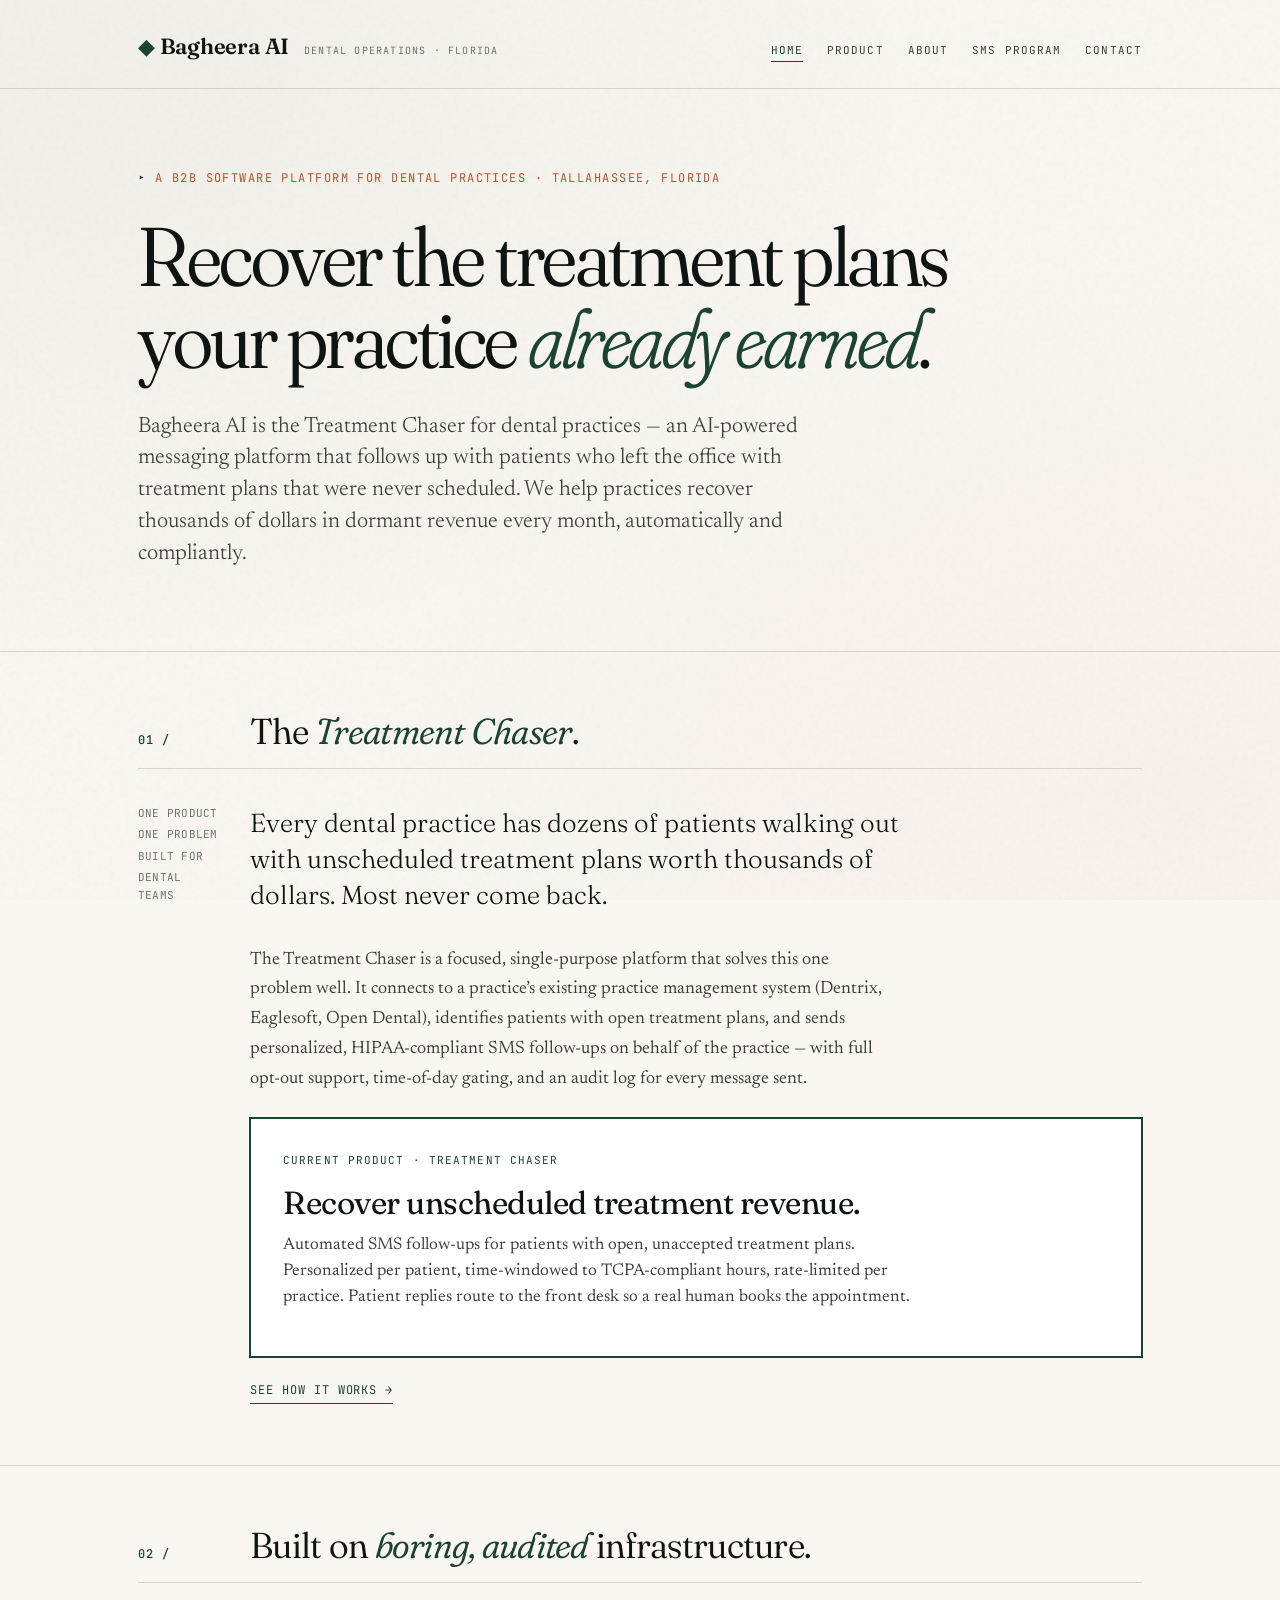
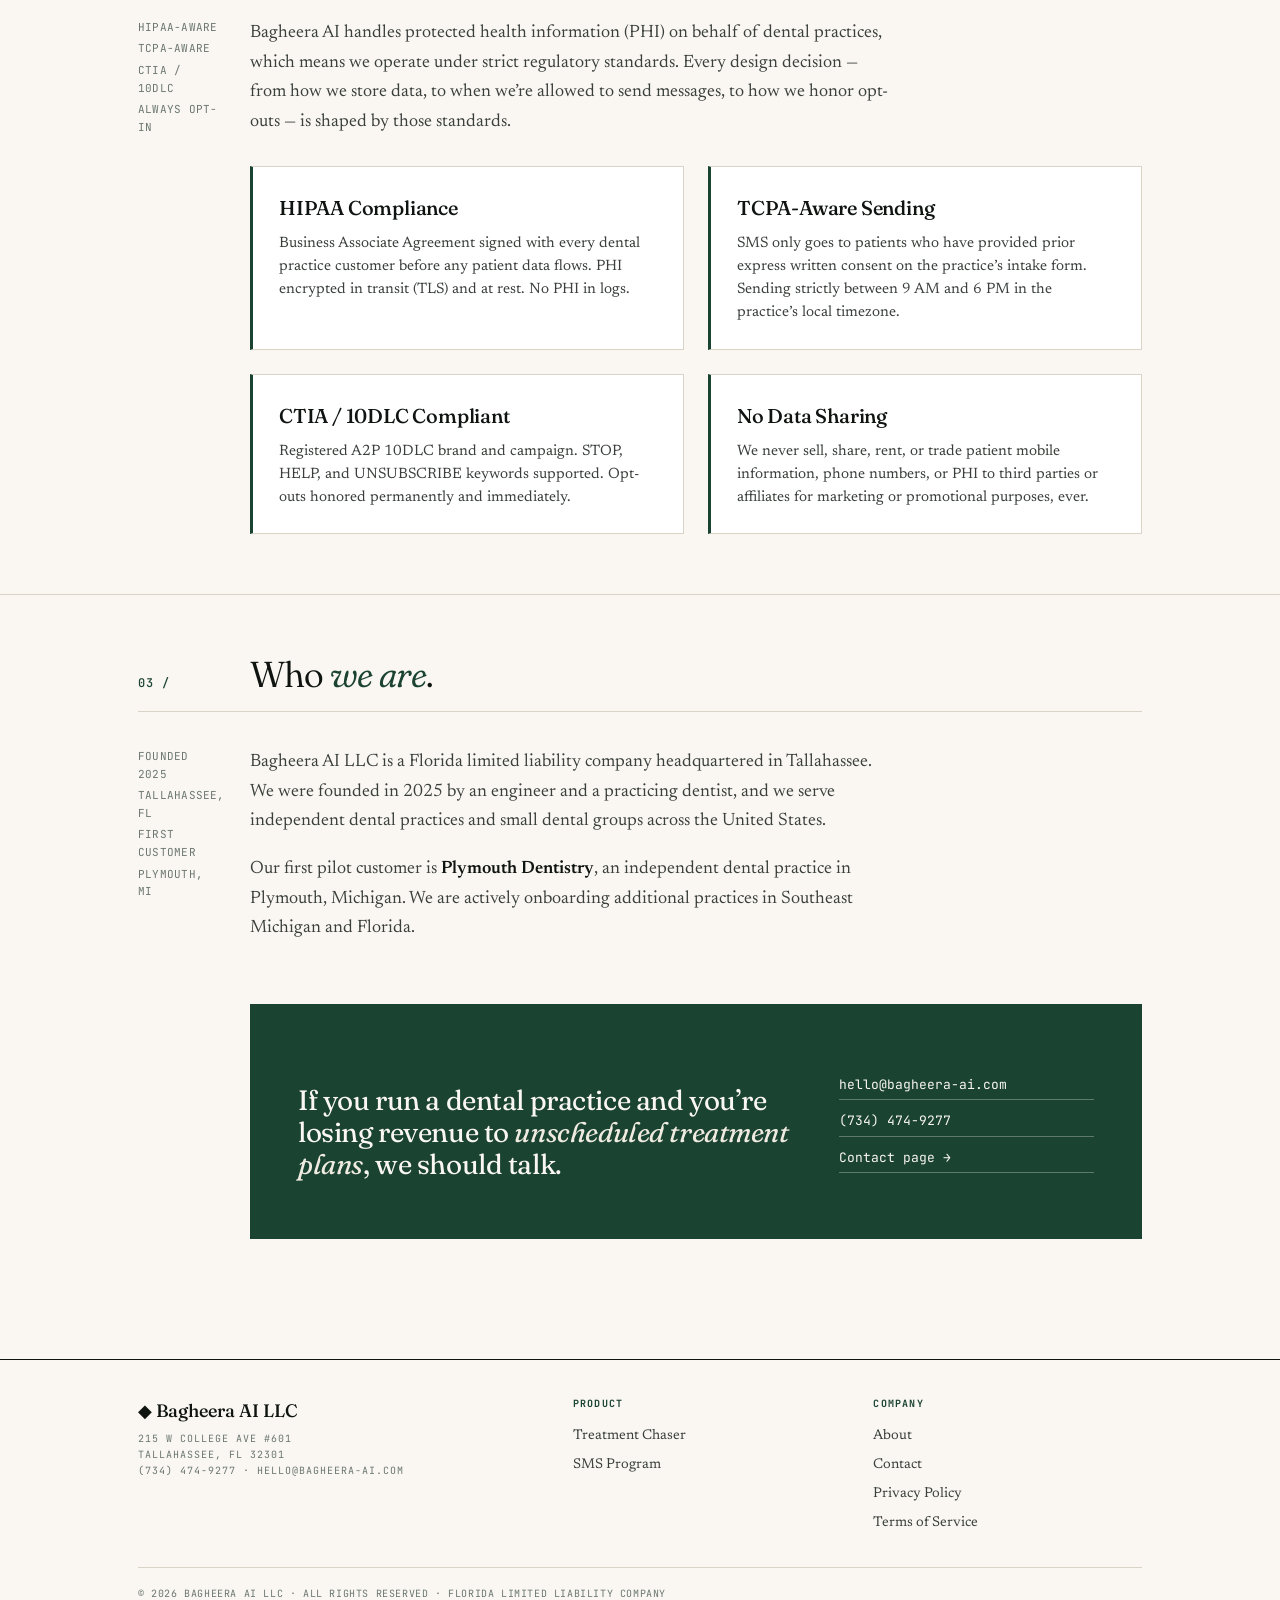
<file: index.html>
<!DOCTYPE html>
<html lang="en">
<head>
<meta charset="UTF-8">
<meta name="viewport" content="width=device-width, initial-scale=1.0">
<title>Bagheera AI — Treatment Chaser for Dental Practices</title>
<meta name="description" content="Bagheera AI LLC is a Florida B2B software platform that helps dental practices recover unscheduled treatment revenue through HIPAA-aware SMS follow-ups.">
<link rel="preconnect" href="https://fonts.googleapis.com">
<link rel="preconnect" href="https://fonts.gstatic.com" crossorigin>
<link href="https://fonts.googleapis.com/css2?family=Fraunces:opsz,wght,SOFT@9..144,300..900,0..100&family=Newsreader:ital,opsz,wght@0,6..72,300..700;1,6..72,300..700&family=JetBrains+Mono:wght@300;400;500;600&display=swap" rel="stylesheet">
<link rel="stylesheet" href="/styles.css">
</head>
<body>
<header class="masthead">
  <div class="wrap">
    <div class="masthead-inner">
      <a href="/index.html" class="wordmark">Bagheera AI <span>Dental Operations · Florida</span></a>
      <nav class="primary"><ul><li><a href="/index.html" class="active">Home</a></li><li><a href="/product.html">Product</a></li><li><a href="/about.html">About</a></li><li><a href="/sms-consent.html">SMS Program</a></li><li><a href="/contact.html">Contact</a></li></ul></nav>
    </div>
  </div>
</header>
<section class="hero">
  <div class="wrap">
    <div class="kicker">A B2B software platform for dental practices · Tallahassee, Florida</div>
    <h1>Recover the treatment plans your practice <em>already earned</em>.</h1>
    <p class="sub">
      Bagheera AI is the Treatment Chaser for dental practices &mdash; an AI-powered
      messaging platform that follows up with patients who left the office with
      treatment plans that were never scheduled. We help practices recover thousands
      of dollars in dormant revenue every month, automatically and compliantly.
    </p>
  </div>
</section>

<section class="block">
  <div class="wrap">
    <div class="sec-head">
      <div class="sec-num">01 /</div>
      <h2 class="sec-title">The <em>Treatment Chaser</em>.</h2>
    </div>
    <div class="sec-body">
      <div class="marginalia">
        <span class="line">One product</span>
        <span class="line">One problem</span>
        <span class="line">Built for</span>
        <span class="line">dental teams</span>
      </div>
      <div class="body-content">
        <p class="lede">
          Every dental practice has dozens of patients walking out with unscheduled
          treatment plans worth thousands of dollars. Most never come back.
        </p>
        <p>
          The Treatment Chaser is a focused, single-purpose platform that solves this
          one problem well. It connects to a practice&rsquo;s existing practice management
          system (Dentrix, Eaglesoft, Open Dental), identifies patients with open
          treatment plans, and sends personalized, HIPAA-compliant SMS follow-ups on
          behalf of the practice &mdash; with full opt-out support, time-of-day gating,
          and an audit log for every message sent.
        </p>

        <div class="products">
          <div class="product active">
            <div class="num">Current product · Treatment Chaser</div>
            <div class="name">Recover unscheduled treatment revenue.</div>
            <p class="pitch">
              Automated SMS follow-ups for patients with open, unaccepted treatment
              plans. Personalized per patient, time-windowed to TCPA-compliant hours,
              rate-limited per practice. Patient replies route to the front desk so a
              real human books the appointment.
            </p>
          </div>
        </div>

        <a href="/product.html" style="display:inline-block;margin-top:24px;font-family:var(--mono);font-size:12px;letter-spacing:0.08em;text-transform:uppercase;color:var(--forest);text-decoration:none;border-bottom:1px solid var(--forest);padding-bottom:3px;">See how it works &rarr;</a>
      </div>
    </div>
  </div>
</section>

<section class="block">
  <div class="wrap">
    <div class="sec-head">
      <div class="sec-num">02 /</div>
      <h2 class="sec-title">Built on <em>boring, audited</em> infrastructure.</h2>
    </div>
    <div class="sec-body">
      <div class="marginalia">
        <span class="line">HIPAA-aware</span>
        <span class="line">TCPA-aware</span>
        <span class="line">CTIA / 10DLC</span>
        <span class="line">Always opt-in</span>
      </div>
      <div class="body-content">
        <p>
          Bagheera AI handles protected health information (PHI) on behalf of dental
          practices, which means we operate under strict regulatory standards. Every
          design decision &mdash; from how we store data, to when we&rsquo;re allowed to send
          messages, to how we honor opt-outs &mdash; is shaped by those standards.
        </p>

        <div class="feature-grid">
          <div class="feature">
            <h4>HIPAA Compliance</h4>
            <p>Business Associate Agreement signed with every dental practice customer before any patient data flows. PHI encrypted in transit (TLS) and at rest. No PHI in logs.</p>
          </div>
          <div class="feature">
            <h4>TCPA-Aware Sending</h4>
            <p>SMS only goes to patients who have provided prior express written consent on the practice&rsquo;s intake form. Sending strictly between 9 AM and 6 PM in the practice&rsquo;s local timezone.</p>
          </div>
          <div class="feature">
            <h4>CTIA / 10DLC Compliant</h4>
            <p>Registered A2P 10DLC brand and campaign. STOP, HELP, and UNSUBSCRIBE keywords supported. Opt-outs honored permanently and immediately.</p>
          </div>
          <div class="feature">
            <h4>No Data Sharing</h4>
            <p>We never sell, share, rent, or trade patient mobile information, phone numbers, or PHI to third parties or affiliates for marketing or promotional purposes, ever.</p>
          </div>
        </div>
      </div>
    </div>
  </div>
</section>

<section class="block">
  <div class="wrap">
    <div class="sec-head">
      <div class="sec-num">03 /</div>
      <h2 class="sec-title">Who <em>we are</em>.</h2>
    </div>
    <div class="sec-body">
      <div class="marginalia">
        <span class="line">Founded 2025</span>
        <span class="line">Tallahassee, FL</span>
        <span class="line">First customer</span>
        <span class="line">Plymouth, MI</span>
      </div>
      <div class="body-content">
        <p>
          Bagheera AI LLC is a Florida limited liability company headquartered in
          Tallahassee. We were founded in 2025 by an engineer and a practicing dentist,
          and we serve independent dental practices and small dental groups across the
          United States.
        </p>
        <p>
          Our first pilot customer is <strong>Plymouth Dentistry</strong>, an independent
          dental practice in Plymouth, Michigan. We are actively onboarding additional
          practices in Southeast Michigan and Florida.
        </p>

        <div class="cta-strip">
          <h3>If you run a dental practice and you&rsquo;re losing revenue to <em>unscheduled treatment plans</em>, we should talk.</h3>
          <div class="actions">
            <a href="mailto:hello@bagheera-ai.com">hello@bagheera-ai.com</a>
            <a href="tel:+17344749277">(734) 474-9277</a>
            <a href="/contact.html">Contact page &rarr;</a>
          </div>
        </div>
      </div>
    </div>
  </div>
</section>

<footer class="colophon">
  <div class="wrap">
    <div class="row">
      <div>
        <div class="brand">◆ Bagheera AI LLC
          <small>215 W College Ave #601<br>Tallahassee, FL 32301<br>(734) 474-9277 · hello@bagheera-ai.com</small>
        </div>
      </div>
      <div class="col">
        <h5>Product</h5>
        <a href="/product.html">Treatment Chaser</a>
        <a href="/sms-consent.html">SMS Program</a>
      </div>
      <div class="col">
        <h5>Company</h5>
        <a href="/about.html">About</a>
        <a href="/contact.html">Contact</a>
        <a href="/privacy.html">Privacy Policy</a>
        <a href="/terms.html">Terms of Service</a>
      </div>
    </div>
    <div class="meta">© 2026 Bagheera AI LLC · All rights reserved · Florida Limited Liability Company</div>
  </div>
</footer>
</body>
</html>
</file>
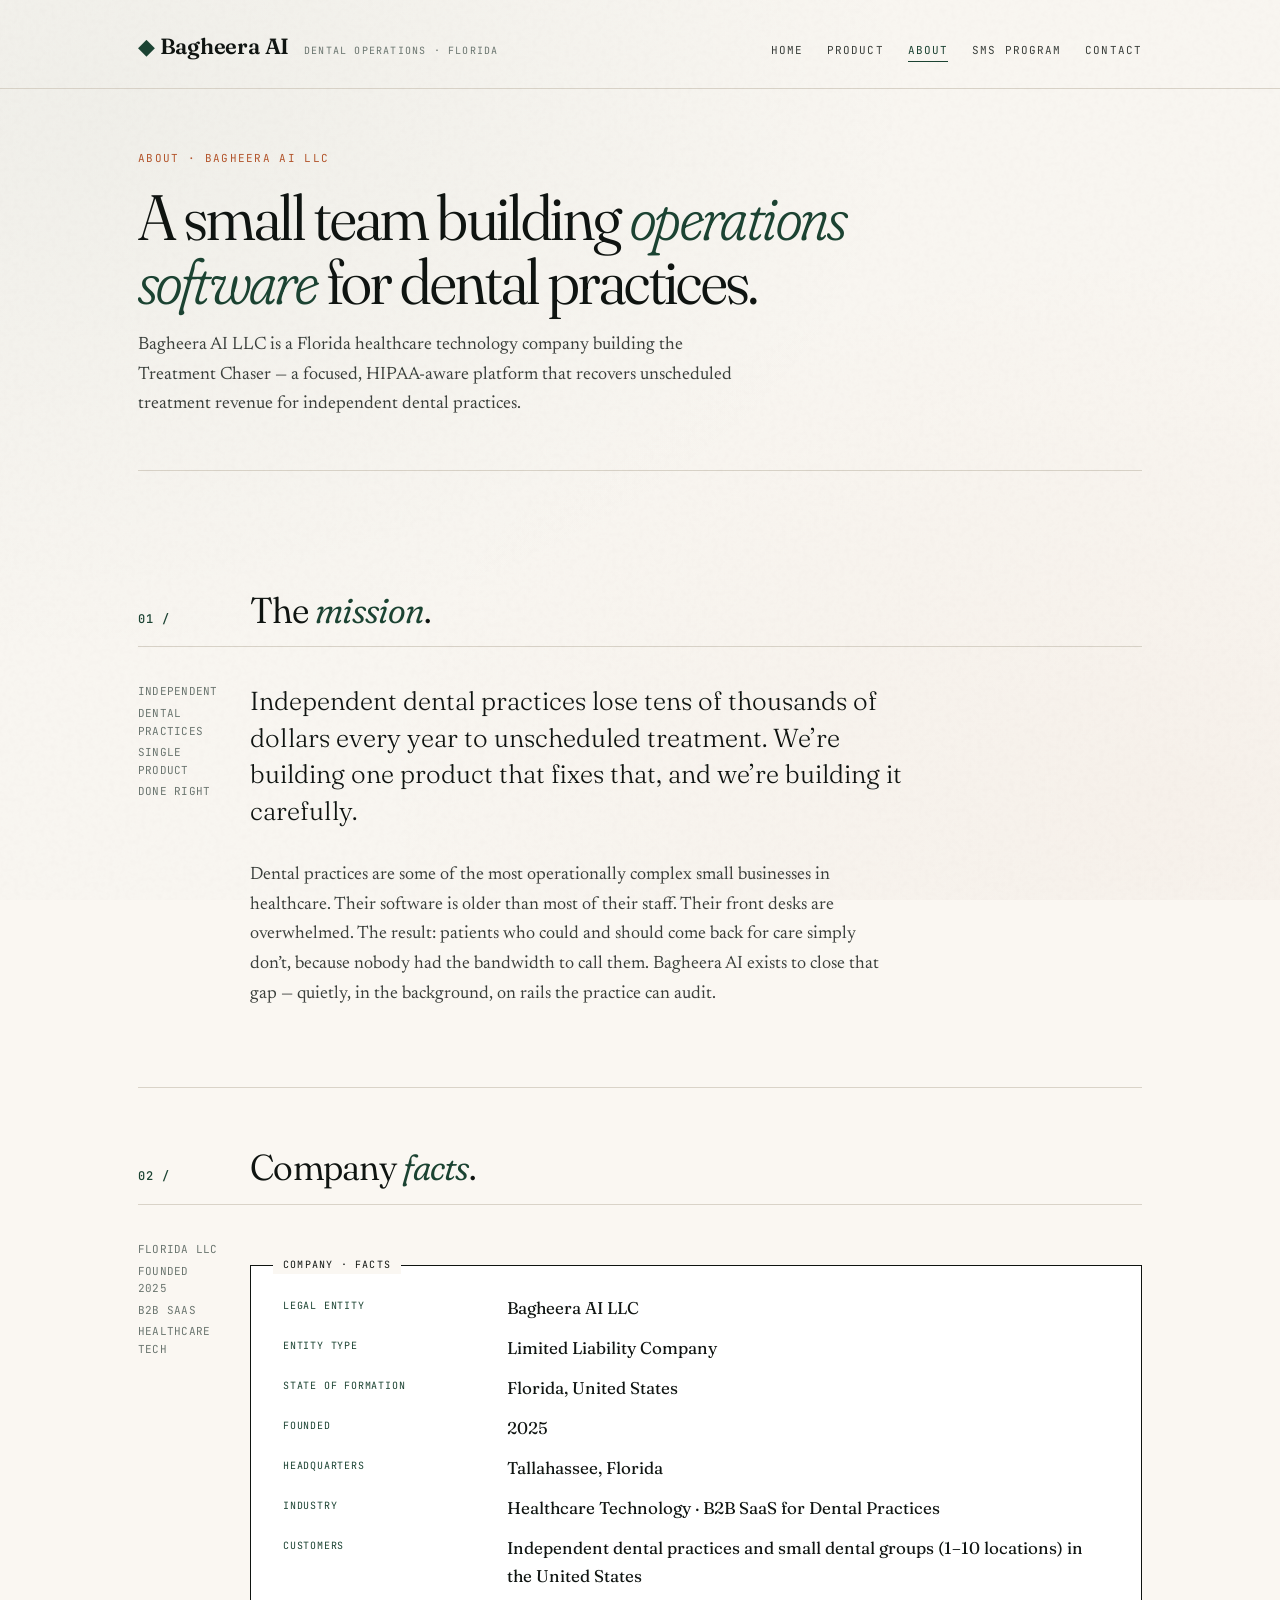
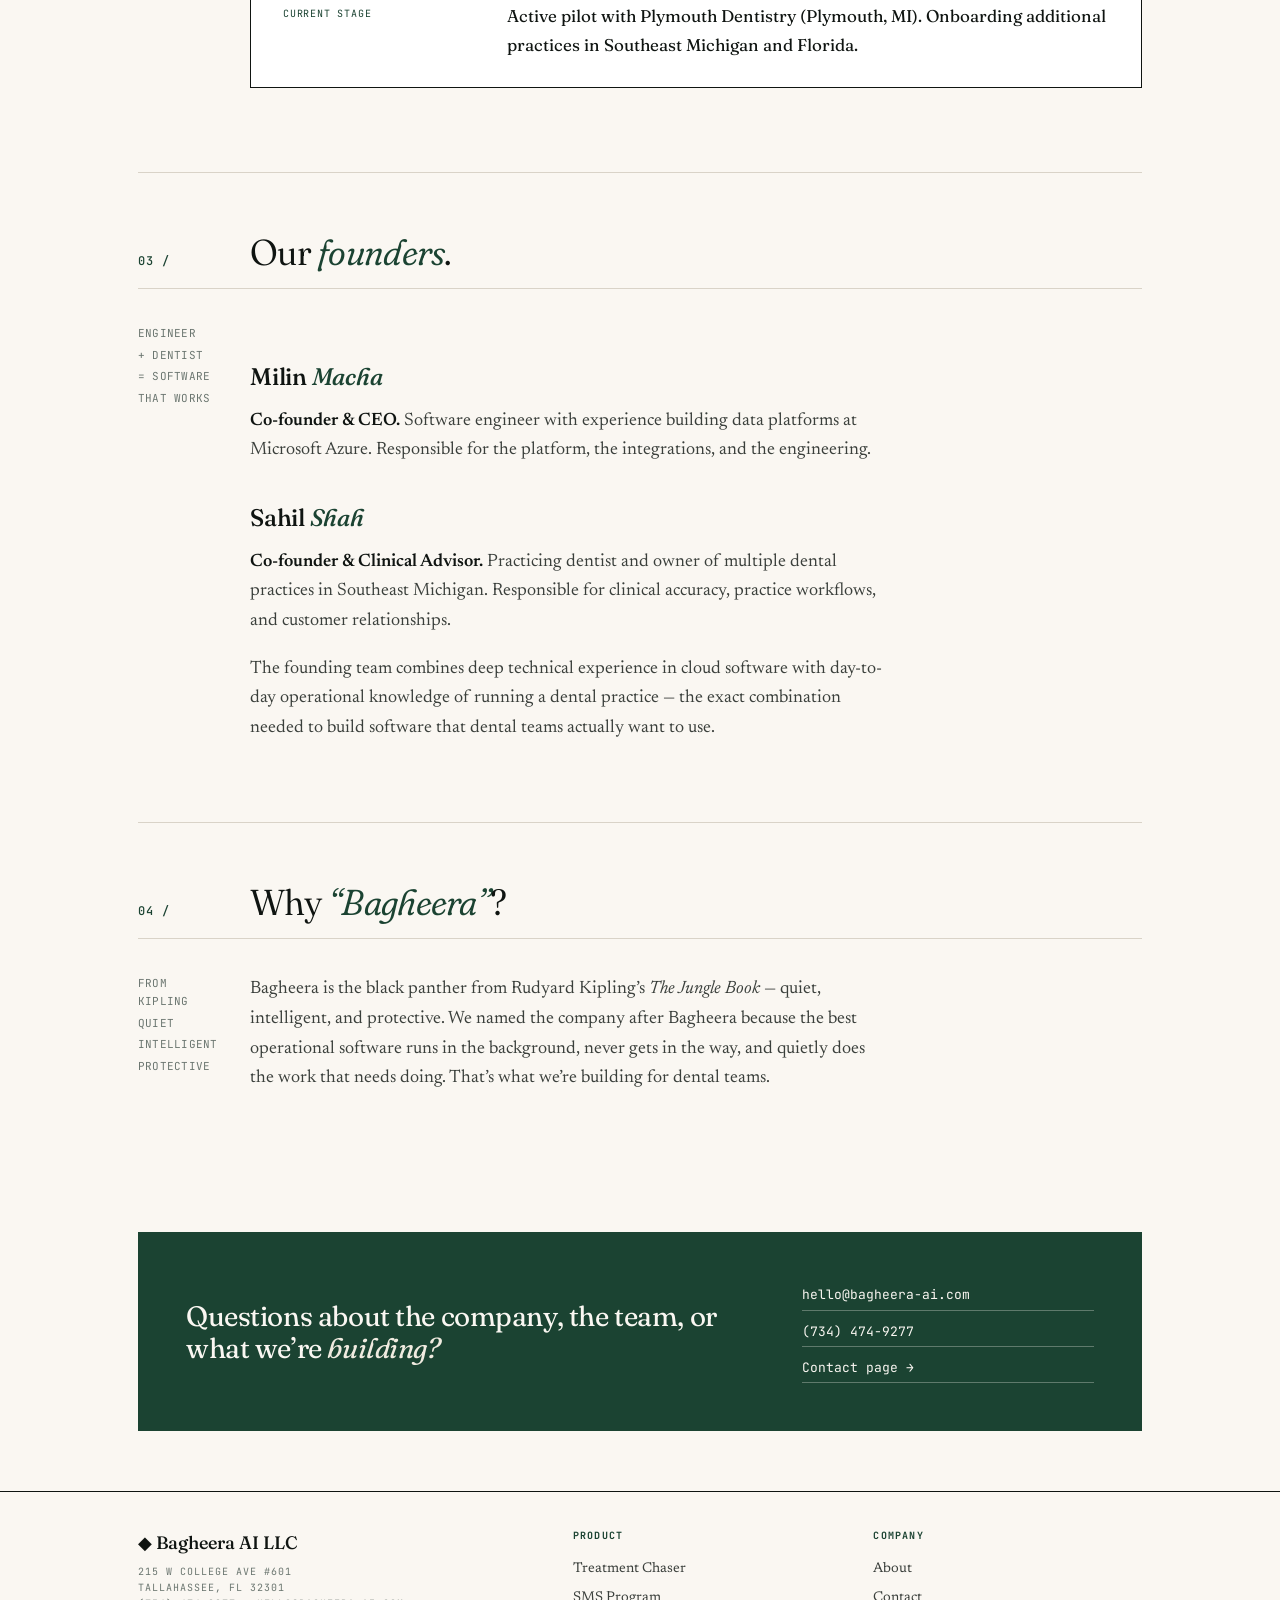
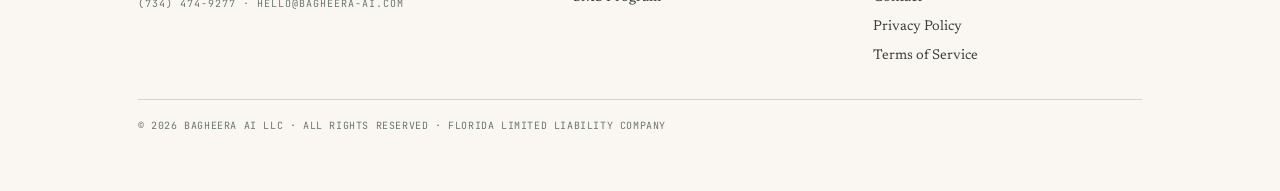
<file: about.html>
<!DOCTYPE html>
<html lang="en">
<head>
<meta charset="UTF-8">
<meta name="viewport" content="width=device-width, initial-scale=1.0">
<title>About — Bagheera AI LLC</title>
<meta name="description" content="Bagheera AI LLC is a Florida healthcare technology company building the Treatment Chaser for independent dental practices. Founded 2025, headquartered in Tallahassee, Florida.">
<link rel="preconnect" href="https://fonts.googleapis.com">
<link rel="preconnect" href="https://fonts.gstatic.com" crossorigin>
<link href="https://fonts.googleapis.com/css2?family=Fraunces:opsz,wght,SOFT@9..144,300..900,0..100&family=Newsreader:ital,opsz,wght@0,6..72,300..700;1,6..72,300..700&family=JetBrains+Mono:wght@300;400;500;600&display=swap" rel="stylesheet">
<link rel="stylesheet" href="/styles.css">
</head>
<body>
<header class="masthead">
  <div class="wrap">
    <div class="masthead-inner">
      <a href="/index.html" class="wordmark">Bagheera AI <span>Dental Operations · Florida</span></a>
      <nav class="primary"><ul><li><a href="/index.html">Home</a></li><li><a href="/product.html">Product</a></li><li><a href="/about.html" class="active">About</a></li><li><a href="/sms-consent.html">SMS Program</a></li><li><a href="/contact.html">Contact</a></li></ul></nav>
    </div>
  </div>
</header>
<div class="wrap">
  <section class="page-head">
    <div class="kicker">About · Bagheera AI LLC</div>
    <h1>A small team building <em>operations software</em> for dental practices.</h1>
    <p class="sub">Bagheera AI LLC is a Florida healthcare technology company building the Treatment Chaser &mdash; a focused, HIPAA-aware platform that recovers unscheduled treatment revenue for independent dental practices.</p>
  </section>

  <section class="block">
    <div class="sec-head">
      <div class="sec-num">01 /</div>
      <h2 class="sec-title">The <em>mission</em>.</h2>
    </div>
    <div class="sec-body">
      <div class="marginalia">
        <span class="line">Independent</span>
        <span class="line">Dental practices</span>
        <span class="line">Single product</span>
        <span class="line">Done right</span>
      </div>
      <div class="body-content">
        <p class="lede">
          Independent dental practices lose tens of thousands of dollars every year to
          unscheduled treatment. We&rsquo;re building one product that fixes that, and
          we&rsquo;re building it carefully.
        </p>
        <p>
          Dental practices are some of the most operationally complex small
          businesses in healthcare. Their software is older than most of their staff.
          Their front desks are overwhelmed. The result: patients who could and should
          come back for care simply don&rsquo;t, because nobody had the bandwidth to call
          them. Bagheera AI exists to close that gap &mdash; quietly, in the background,
          on rails the practice can audit.
        </p>
      </div>
    </div>
  </section>

  <section class="block">
    <div class="sec-head">
      <div class="sec-num">02 /</div>
      <h2 class="sec-title">Company <em>facts</em>.</h2>
    </div>
    <div class="sec-body">
      <div class="marginalia">
        <span class="line">Florida LLC</span>
        <span class="line">Founded 2025</span>
        <span class="line">B2B SaaS</span>
        <span class="line">Healthcare tech</span>
      </div>
      <div class="body-content">
        <div class="facts">
          <dl>
            <dt>Legal Entity</dt><dd>Bagheera AI LLC</dd>
            <dt>Entity Type</dt><dd>Limited Liability Company</dd>
            <dt>State of Formation</dt><dd>Florida, United States</dd>
            <dt>Founded</dt><dd>2025</dd>
            <dt>Headquarters</dt><dd>Tallahassee, Florida</dd>
            <dt>Industry</dt><dd>Healthcare Technology · B2B SaaS for Dental Practices</dd>
            <dt>Customers</dt><dd>Independent dental practices and small dental groups (1&ndash;10 locations) in the United States</dd>
            <dt>Current Stage</dt><dd>Active pilot with Plymouth Dentistry (Plymouth, MI). Onboarding additional practices in Southeast Michigan and Florida.</dd>
          </dl>
        </div>
      </div>
    </div>
  </section>

  <section class="block">
    <div class="sec-head">
      <div class="sec-num">03 /</div>
      <h2 class="sec-title">Our <em>founders</em>.</h2>
    </div>
    <div class="sec-body">
      <div class="marginalia">
        <span class="line">Engineer</span>
        <span class="line">+ Dentist</span>
        <span class="line">= Software</span>
        <span class="line">that works</span>
      </div>
      <div class="body-content">
        <h3>Milin <em>Macha</em></h3>
        <p>
          <strong>Co-founder &amp; CEO.</strong> Software engineer with experience building
          data platforms at Microsoft Azure. Responsible for the platform, the
          integrations, and the engineering.
        </p>
        <h3>Sahil <em>Shah</em></h3>
        <p>
          <strong>Co-founder &amp; Clinical Advisor.</strong> Practicing dentist and owner
          of multiple dental practices in Southeast Michigan. Responsible for clinical
          accuracy, practice workflows, and customer relationships.
        </p>
        <p style="margin-top:18px;">
          The founding team combines deep technical experience in cloud software with
          day-to-day operational knowledge of running a dental practice &mdash; the
          exact combination needed to build software that dental teams actually want
          to use.
        </p>
      </div>
    </div>
  </section>

  <section class="block">
    <div class="sec-head">
      <div class="sec-num">04 /</div>
      <h2 class="sec-title">Why <em>&ldquo;Bagheera&rdquo;</em>?</h2>
    </div>
    <div class="sec-body">
      <div class="marginalia">
        <span class="line">From Kipling</span>
        <span class="line">Quiet</span>
        <span class="line">Intelligent</span>
        <span class="line">Protective</span>
      </div>
      <div class="body-content">
        <p>
          Bagheera is the black panther from Rudyard Kipling&rsquo;s <em>The Jungle Book</em>
          &mdash; quiet, intelligent, and protective. We named the company after Bagheera
          because the best operational software runs in the background, never gets in
          the way, and quietly does the work that needs doing. That&rsquo;s what we&rsquo;re
          building for dental teams.
        </p>
      </div>
    </div>
  </section>

  <div class="cta-strip">
    <h3>Questions about the company, the team, or what we&rsquo;re <em>building?</em></h3>
    <div class="actions">
      <a href="mailto:hello@bagheera-ai.com">hello@bagheera-ai.com</a>
      <a href="tel:+17344749277">(734) 474-9277</a>
      <a href="/contact.html">Contact page &rarr;</a>
    </div>
  </div>
</div>

<footer class="colophon">
  <div class="wrap">
    <div class="row">
      <div>
        <div class="brand">◆ Bagheera AI LLC
          <small>215 W College Ave #601<br>Tallahassee, FL 32301<br>(734) 474-9277 · hello@bagheera-ai.com</small>
        </div>
      </div>
      <div class="col">
        <h5>Product</h5>
        <a href="/product.html">Treatment Chaser</a>
        <a href="/sms-consent.html">SMS Program</a>
      </div>
      <div class="col">
        <h5>Company</h5>
        <a href="/about.html">About</a>
        <a href="/contact.html">Contact</a>
        <a href="/privacy.html">Privacy Policy</a>
        <a href="/terms.html">Terms of Service</a>
      </div>
    </div>
    <div class="meta">© 2026 Bagheera AI LLC · All rights reserved · Florida Limited Liability Company</div>
  </div>
</footer>
</body>
</html>
</file>
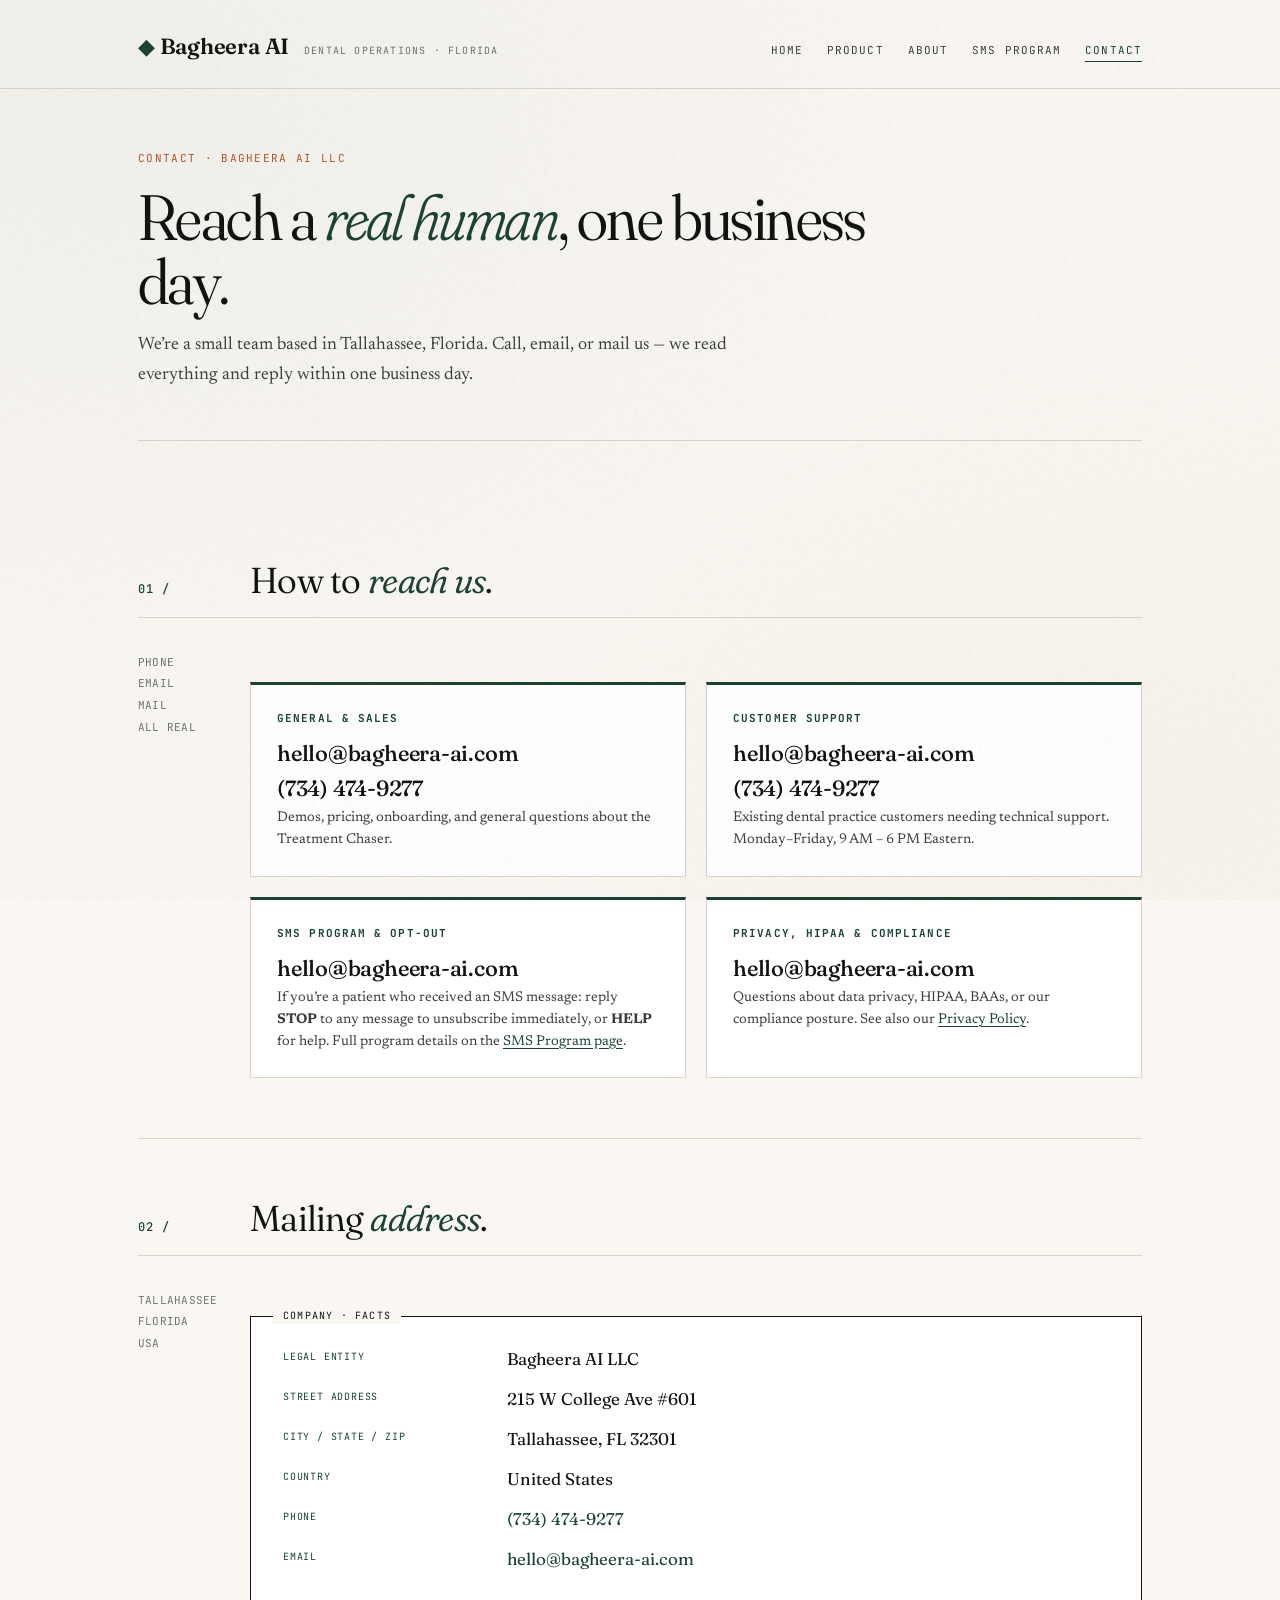
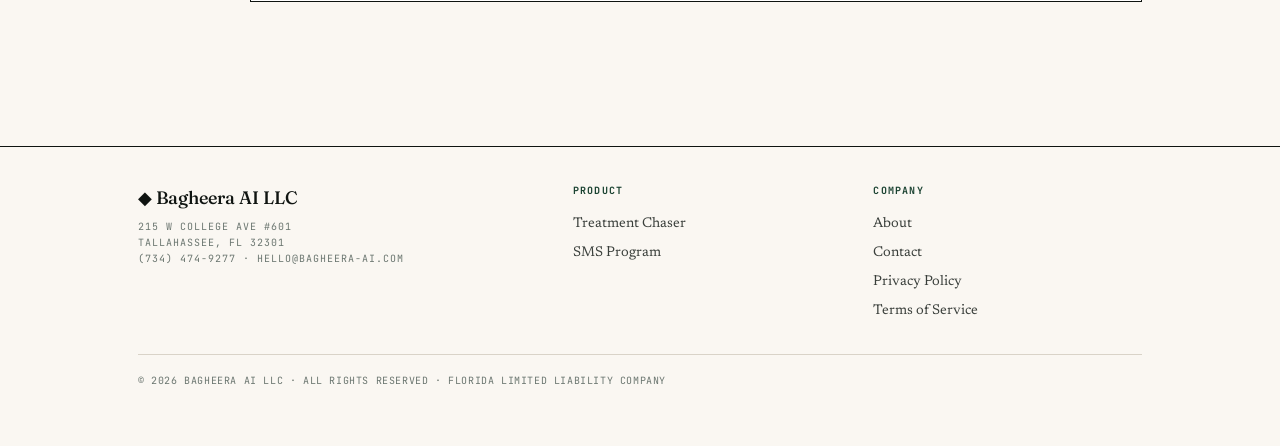
<file: contact.html>
<!DOCTYPE html>
<html lang="en">
<head>
<meta charset="UTF-8">
<meta name="viewport" content="width=device-width, initial-scale=1.0">
<title>Contact — Bagheera AI LLC</title>
<meta name="description" content="Reach Bagheera AI LLC by phone, email, or mail. Tallahassee, Florida. We respond within one business day.">
<link rel="preconnect" href="https://fonts.googleapis.com">
<link rel="preconnect" href="https://fonts.gstatic.com" crossorigin>
<link href="https://fonts.googleapis.com/css2?family=Fraunces:opsz,wght,SOFT@9..144,300..900,0..100&family=Newsreader:ital,opsz,wght@0,6..72,300..700;1,6..72,300..700&family=JetBrains+Mono:wght@300;400;500;600&display=swap" rel="stylesheet">
<link rel="stylesheet" href="/styles.css">
</head>
<body>
<header class="masthead">
  <div class="wrap">
    <div class="masthead-inner">
      <a href="/index.html" class="wordmark">Bagheera AI <span>Dental Operations · Florida</span></a>
      <nav class="primary"><ul><li><a href="/index.html">Home</a></li><li><a href="/product.html">Product</a></li><li><a href="/about.html">About</a></li><li><a href="/sms-consent.html">SMS Program</a></li><li><a href="/contact.html" class="active">Contact</a></li></ul></nav>
    </div>
  </div>
</header>
<div class="wrap">
  <section class="page-head">
    <div class="kicker">Contact · Bagheera AI LLC</div>
    <h1>Reach a <em>real human</em>, one business day.</h1>
    <p class="sub">We&rsquo;re a small team based in Tallahassee, Florida. Call, email, or mail us &mdash; we read everything and reply within one business day.</p>
  </section>

  <section class="block">
    <div class="sec-head">
      <div class="sec-num">01 /</div>
      <h2 class="sec-title">How to <em>reach us</em>.</h2>
    </div>
    <div class="sec-body">
      <div class="marginalia">
        <span class="line">Phone</span>
        <span class="line">Email</span>
        <span class="line">Mail</span>
        <span class="line">All real</span>
      </div>
      <div class="body-content">
        <div class="contact-grid">
          <div class="contact-card">
            <h4>General &amp; Sales</h4>
            <div class="big"><a href="mailto:hello@bagheera-ai.com">hello@bagheera-ai.com</a></div>
            <div class="big"><a href="tel:+17344749277">(734) 474-9277</a></div>
            <p>Demos, pricing, onboarding, and general questions about the Treatment Chaser.</p>
          </div>
          <div class="contact-card">
            <h4>Customer Support</h4>
            <div class="big"><a href="mailto:hello@bagheera-ai.com">hello@bagheera-ai.com</a></div>
            <div class="big"><a href="tel:+17344749277">(734) 474-9277</a></div>
            <p>Existing dental practice customers needing technical support. Monday&ndash;Friday, 9 AM &ndash; 6 PM Eastern.</p>
          </div>
          <div class="contact-card">
            <h4>SMS Program &amp; Opt-Out</h4>
            <div class="big"><a href="mailto:hello@bagheera-ai.com">hello@bagheera-ai.com</a></div>
            <p>If you&rsquo;re a patient who received an SMS message: reply <strong>STOP</strong> to any message to unsubscribe immediately, or <strong>HELP</strong> for help. Full program details on the <a href="/sms-consent.html">SMS Program page</a>.</p>
          </div>
          <div class="contact-card">
            <h4>Privacy, HIPAA &amp; Compliance</h4>
            <div class="big"><a href="mailto:hello@bagheera-ai.com">hello@bagheera-ai.com</a></div>
            <p>Questions about data privacy, HIPAA, BAAs, or our compliance posture. See also our <a href="/privacy.html">Privacy Policy</a>.</p>
          </div>
        </div>
      </div>
    </div>
  </section>

  <section class="block">
    <div class="sec-head">
      <div class="sec-num">02 /</div>
      <h2 class="sec-title">Mailing <em>address</em>.</h2>
    </div>
    <div class="sec-body">
      <div class="marginalia">
        <span class="line">Tallahassee</span>
        <span class="line">Florida</span>
        <span class="line">USA</span>
      </div>
      <div class="body-content">
        <div class="facts">
          <dl>
            <dt>Legal Entity</dt><dd>Bagheera AI LLC</dd>
            <dt>Street Address</dt><dd>215 W College Ave #601</dd>
            <dt>City / State / ZIP</dt><dd>Tallahassee, FL 32301</dd>
            <dt>Country</dt><dd>United States</dd>
            <dt>Phone</dt><dd><a href="tel:+17344749277" style="color:var(--forest);text-decoration:none;">(734) 474-9277</a></dd>
            <dt>Email</dt><dd><a href="mailto:hello@bagheera-ai.com" style="color:var(--forest);text-decoration:none;">hello@bagheera-ai.com</a></dd>
          </dl>
        </div>
      </div>
    </div>
  </section>
</div>

<footer class="colophon">
  <div class="wrap">
    <div class="row">
      <div>
        <div class="brand">◆ Bagheera AI LLC
          <small>215 W College Ave #601<br>Tallahassee, FL 32301<br>(734) 474-9277 · hello@bagheera-ai.com</small>
        </div>
      </div>
      <div class="col">
        <h5>Product</h5>
        <a href="/product.html">Treatment Chaser</a>
        <a href="/sms-consent.html">SMS Program</a>
      </div>
      <div class="col">
        <h5>Company</h5>
        <a href="/about.html">About</a>
        <a href="/contact.html">Contact</a>
        <a href="/privacy.html">Privacy Policy</a>
        <a href="/terms.html">Terms of Service</a>
      </div>
    </div>
    <div class="meta">© 2026 Bagheera AI LLC · All rights reserved · Florida Limited Liability Company</div>
  </div>
</footer>
</body>
</html>
</file>
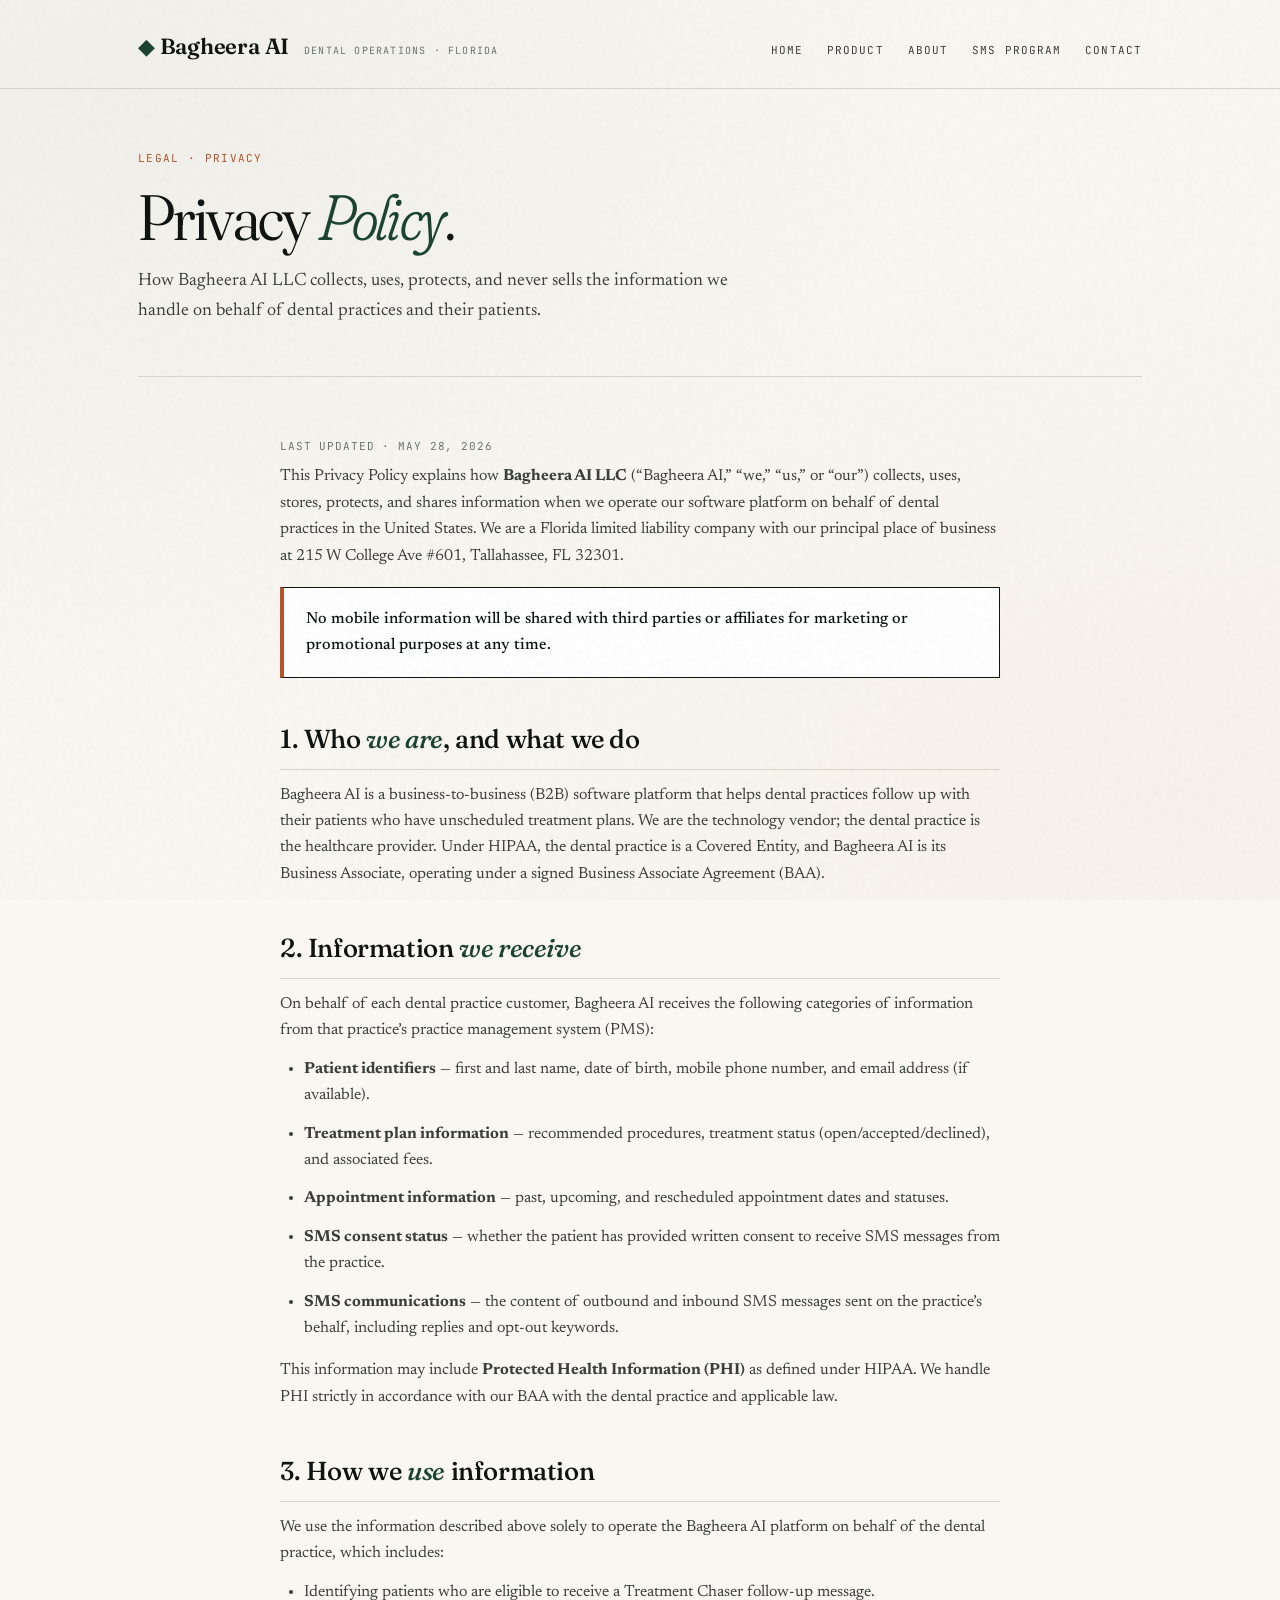
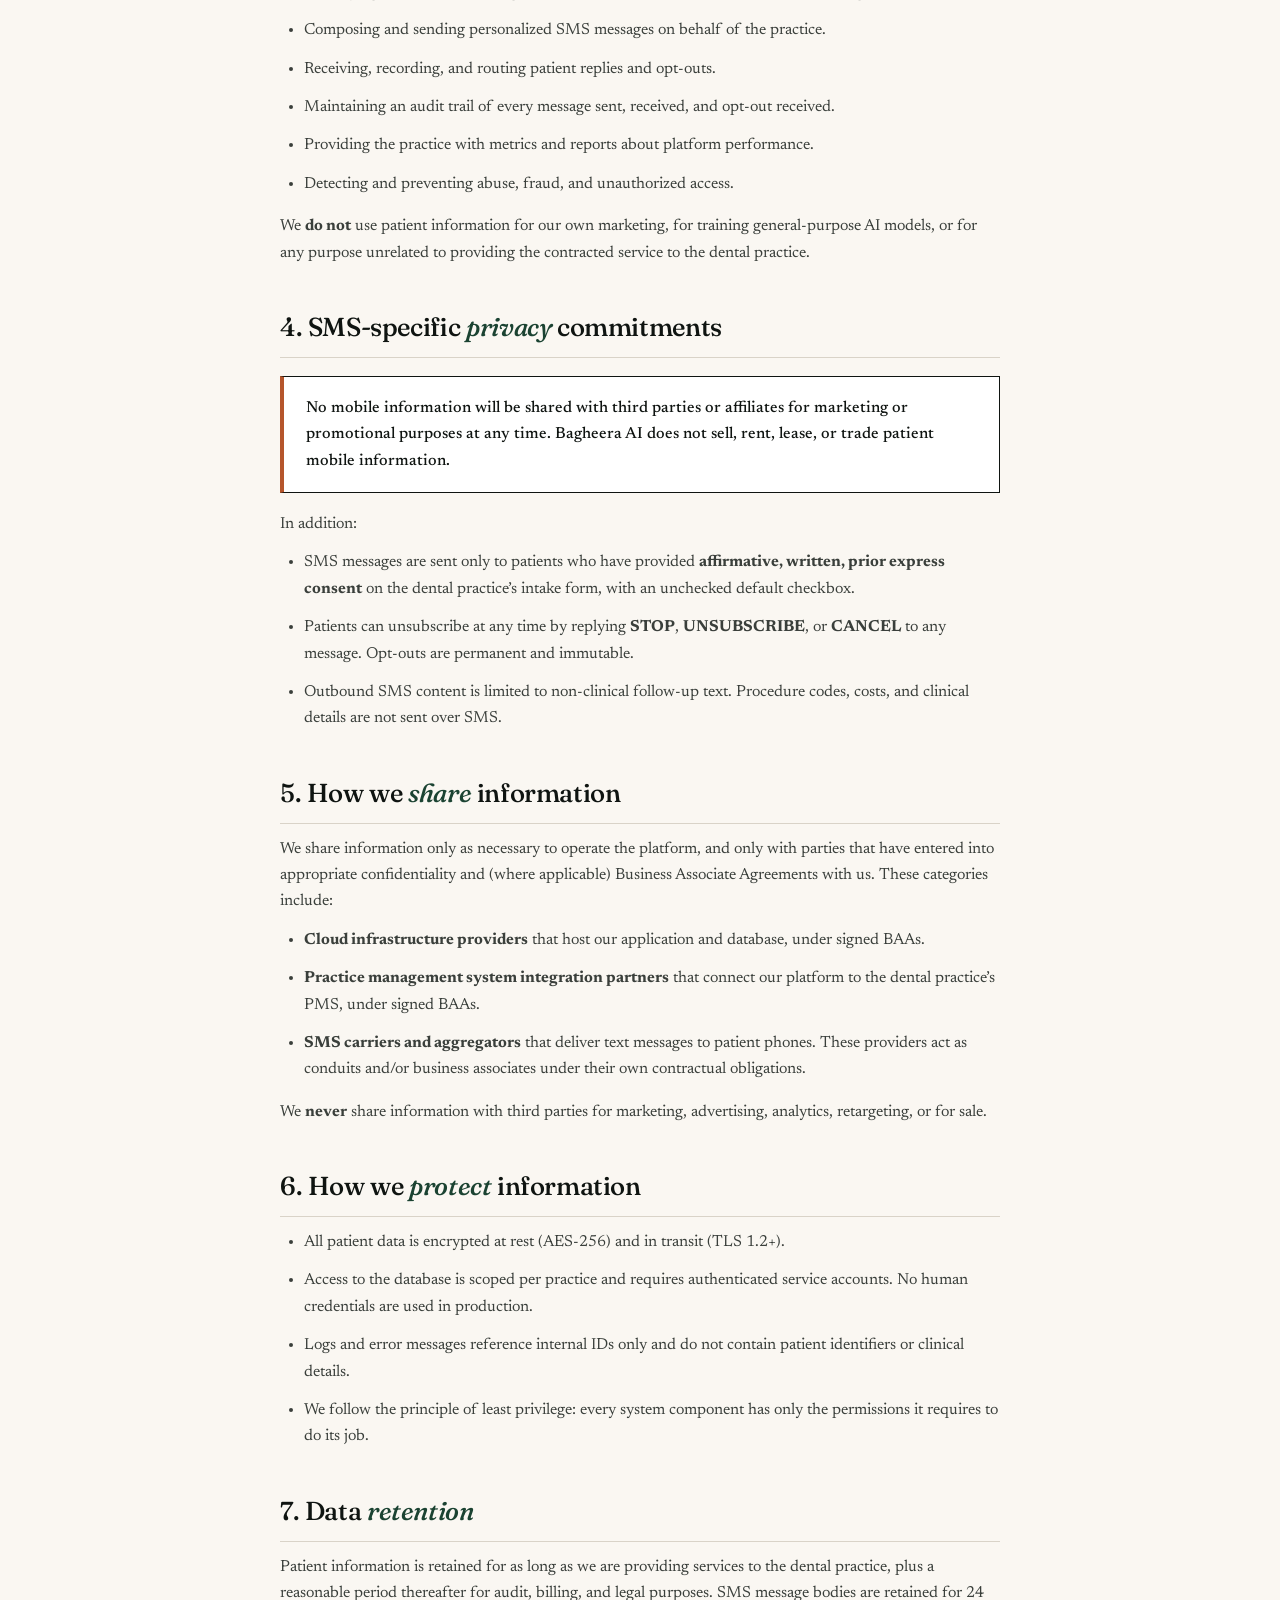
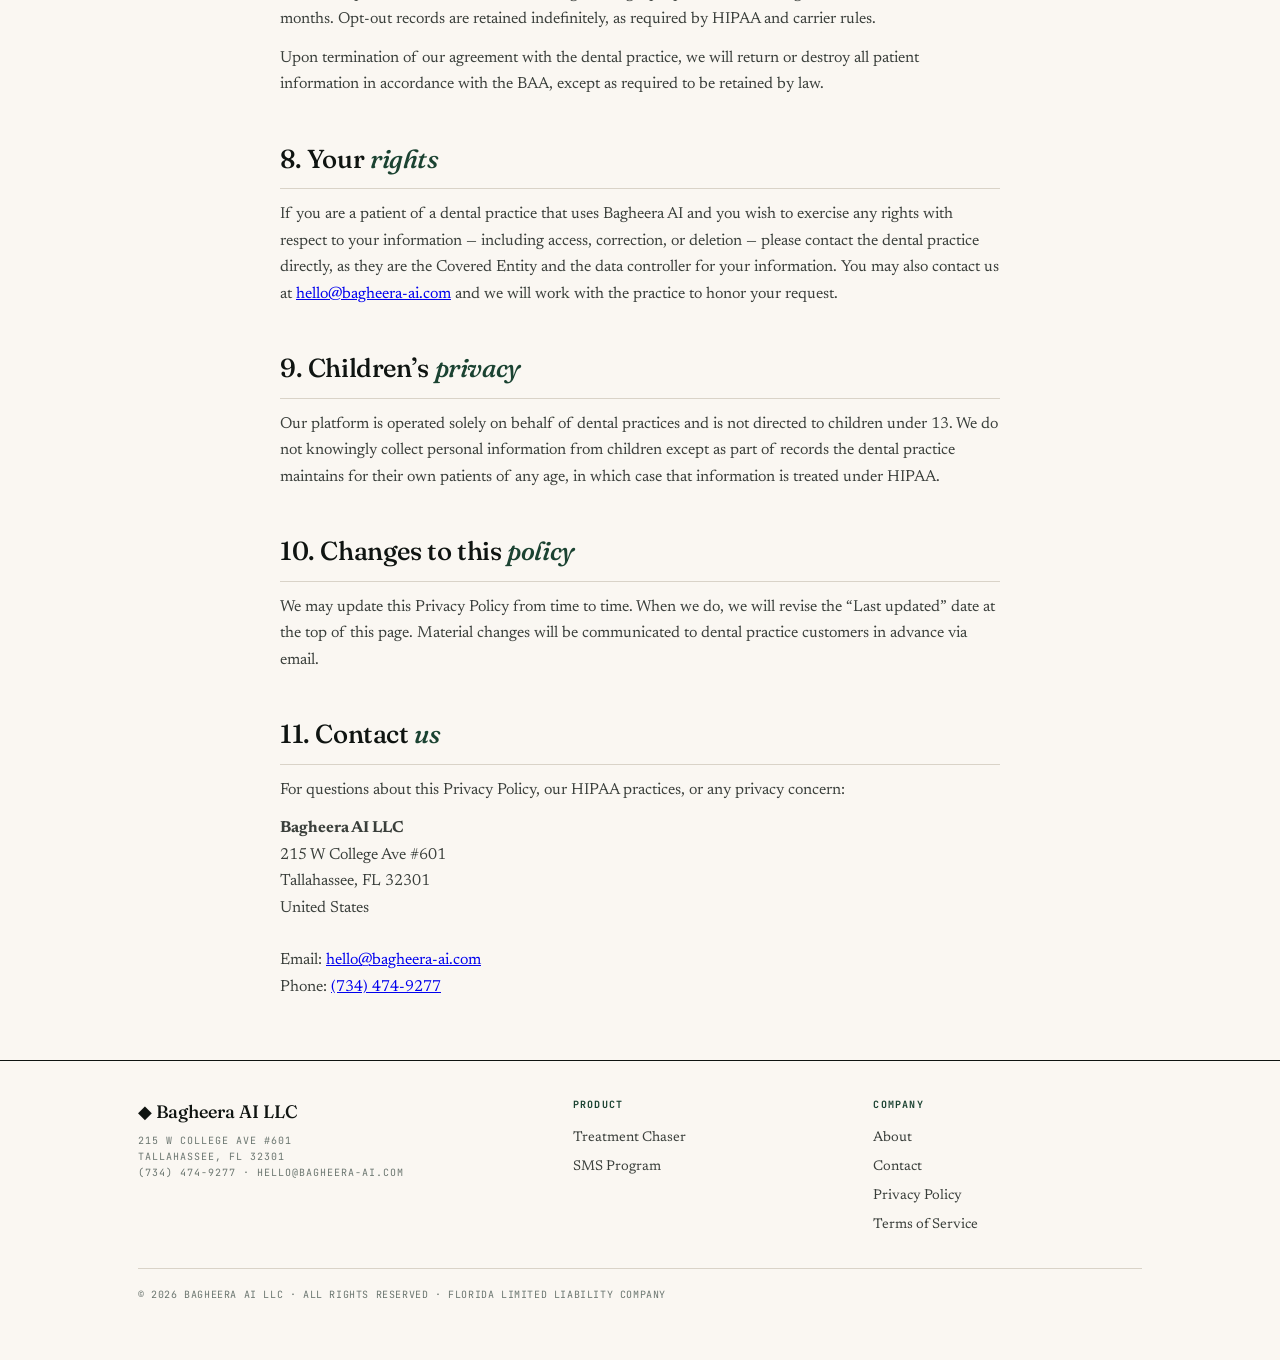
<file: privacy.html>
<!DOCTYPE html>
<html lang="en">
<head>
<meta charset="UTF-8">
<meta name="viewport" content="width=device-width, initial-scale=1.0">
<title>Privacy Policy — Bagheera AI LLC</title>
<meta name="description" content="How Bagheera AI LLC collects, uses, protects, and never sells the information we handle on behalf of dental practices and their patients.">
<link rel="preconnect" href="https://fonts.googleapis.com">
<link rel="preconnect" href="https://fonts.gstatic.com" crossorigin>
<link href="https://fonts.googleapis.com/css2?family=Fraunces:opsz,wght,SOFT@9..144,300..900,0..100&family=Newsreader:ital,opsz,wght@0,6..72,300..700;1,6..72,300..700&family=JetBrains+Mono:wght@300;400;500;600&display=swap" rel="stylesheet">
<link rel="stylesheet" href="/styles.css">
</head>
<body>
<header class="masthead">
  <div class="wrap">
    <div class="masthead-inner">
      <a href="/index.html" class="wordmark">Bagheera AI <span>Dental Operations · Florida</span></a>
      <nav class="primary"><ul><li><a href="/index.html">Home</a></li><li><a href="/product.html">Product</a></li><li><a href="/about.html">About</a></li><li><a href="/sms-consent.html">SMS Program</a></li><li><a href="/contact.html">Contact</a></li></ul></nav>
    </div>
  </div>
</header>
<div class="wrap">
  <section class="page-head">
    <div class="kicker">Legal · Privacy</div>
    <h1>Privacy <em>Policy</em>.</h1>
    <p class="sub">How Bagheera AI LLC collects, uses, protects, and never sells the information we handle on behalf of dental practices and their patients.</p>
  </section>

  <div class="legal">
    <p class="updated">Last updated · May 28, 2026</p>

    <p>This Privacy Policy explains how <strong>Bagheera AI LLC</strong> (&ldquo;Bagheera AI,&rdquo; &ldquo;we,&rdquo; &ldquo;us,&rdquo; or &ldquo;our&rdquo;) collects, uses, stores, protects, and shares information when we operate our software platform on behalf of dental practices in the United States. We are a Florida limited liability company with our principal place of business at 215 W College Ave #601, Tallahassee, FL 32301.</p>

    <div class="callout">
      <p>No mobile information will be shared with third parties or affiliates for marketing or promotional purposes at any time.</p>
    </div>

    <h2>1. Who <em>we are</em>, and what we do</h2>
    <p>Bagheera AI is a business-to-business (B2B) software platform that helps dental practices follow up with their patients who have unscheduled treatment plans. We are the technology vendor; the dental practice is the healthcare provider. Under HIPAA, the dental practice is a Covered Entity, and Bagheera AI is its Business Associate, operating under a signed Business Associate Agreement (BAA).</p>

    <h2>2. Information <em>we receive</em></h2>
    <p>On behalf of each dental practice customer, Bagheera AI receives the following categories of information from that practice&rsquo;s practice management system (PMS):</p>
    <ul>
      <li><strong>Patient identifiers</strong> &mdash; first and last name, date of birth, mobile phone number, and email address (if available).</li>
      <li><strong>Treatment plan information</strong> &mdash; recommended procedures, treatment status (open/accepted/declined), and associated fees.</li>
      <li><strong>Appointment information</strong> &mdash; past, upcoming, and rescheduled appointment dates and statuses.</li>
      <li><strong>SMS consent status</strong> &mdash; whether the patient has provided written consent to receive SMS messages from the practice.</li>
      <li><strong>SMS communications</strong> &mdash; the content of outbound and inbound SMS messages sent on the practice&rsquo;s behalf, including replies and opt-out keywords.</li>
    </ul>
    <p>This information may include <strong>Protected Health Information (PHI)</strong> as defined under HIPAA. We handle PHI strictly in accordance with our BAA with the dental practice and applicable law.</p>

    <h2>3. How we <em>use</em> information</h2>
    <p>We use the information described above solely to operate the Bagheera AI platform on behalf of the dental practice, which includes:</p>
    <ul>
      <li>Identifying patients who are eligible to receive a Treatment Chaser follow-up message.</li>
      <li>Composing and sending personalized SMS messages on behalf of the practice.</li>
      <li>Receiving, recording, and routing patient replies and opt-outs.</li>
      <li>Maintaining an audit trail of every message sent, received, and opt-out received.</li>
      <li>Providing the practice with metrics and reports about platform performance.</li>
      <li>Detecting and preventing abuse, fraud, and unauthorized access.</li>
    </ul>
    <p>We <strong>do not</strong> use patient information for our own marketing, for training general-purpose AI models, or for any purpose unrelated to providing the contracted service to the dental practice.</p>

    <h2>4. SMS-specific <em>privacy</em> commitments</h2>
    <div class="callout">
      <p>No mobile information will be shared with third parties or affiliates for marketing or promotional purposes at any time. Bagheera AI does not sell, rent, lease, or trade patient mobile information.</p>
    </div>
    <p>In addition:</p>
    <ul>
      <li>SMS messages are sent only to patients who have provided <strong>affirmative, written, prior express consent</strong> on the dental practice&rsquo;s intake form, with an unchecked default checkbox.</li>
      <li>Patients can unsubscribe at any time by replying <strong>STOP</strong>, <strong>UNSUBSCRIBE</strong>, or <strong>CANCEL</strong> to any message. Opt-outs are permanent and immutable.</li>
      <li>Outbound SMS content is limited to non-clinical follow-up text. Procedure codes, costs, and clinical details are not sent over SMS.</li>
    </ul>

    <h2>5. How we <em>share</em> information</h2>
    <p>We share information only as necessary to operate the platform, and only with parties that have entered into appropriate confidentiality and (where applicable) Business Associate Agreements with us. These categories include:</p>
    <ul>
      <li><strong>Cloud infrastructure providers</strong> that host our application and database, under signed BAAs.</li>
      <li><strong>Practice management system integration partners</strong> that connect our platform to the dental practice&rsquo;s PMS, under signed BAAs.</li>
      <li><strong>SMS carriers and aggregators</strong> that deliver text messages to patient phones. These providers act as conduits and/or business associates under their own contractual obligations.</li>
    </ul>
    <p>We <strong>never</strong> share information with third parties for marketing, advertising, analytics, retargeting, or for sale.</p>

    <h2>6. How we <em>protect</em> information</h2>
    <ul>
      <li>All patient data is encrypted at rest (AES-256) and in transit (TLS 1.2+).</li>
      <li>Access to the database is scoped per practice and requires authenticated service accounts. No human credentials are used in production.</li>
      <li>Logs and error messages reference internal IDs only and do not contain patient identifiers or clinical details.</li>
      <li>We follow the principle of least privilege: every system component has only the permissions it requires to do its job.</li>
    </ul>

    <h2>7. Data <em>retention</em></h2>
    <p>Patient information is retained for as long as we are providing services to the dental practice, plus a reasonable period thereafter for audit, billing, and legal purposes. SMS message bodies are retained for 24 months. Opt-out records are retained indefinitely, as required by HIPAA and carrier rules.</p>
    <p>Upon termination of our agreement with the dental practice, we will return or destroy all patient information in accordance with the BAA, except as required to be retained by law.</p>

    <h2>8. Your <em>rights</em></h2>
    <p>If you are a patient of a dental practice that uses Bagheera AI and you wish to exercise any rights with respect to your information &mdash; including access, correction, or deletion &mdash; please contact the dental practice directly, as they are the Covered Entity and the data controller for your information. You may also contact us at <a href="mailto:hello@bagheera-ai.com">hello@bagheera-ai.com</a> and we will work with the practice to honor your request.</p>

    <h2>9. Children&rsquo;s <em>privacy</em></h2>
    <p>Our platform is operated solely on behalf of dental practices and is not directed to children under 13. We do not knowingly collect personal information from children except as part of records the dental practice maintains for their own patients of any age, in which case that information is treated under HIPAA.</p>

    <h2>10. Changes to this <em>policy</em></h2>
    <p>We may update this Privacy Policy from time to time. When we do, we will revise the &ldquo;Last updated&rdquo; date at the top of this page. Material changes will be communicated to dental practice customers in advance via email.</p>

    <h2>11. Contact <em>us</em></h2>
    <p>For questions about this Privacy Policy, our HIPAA practices, or any privacy concern:</p>
    <p>
      <strong>Bagheera AI LLC</strong><br>
      215 W College Ave #601<br>
      Tallahassee, FL 32301<br>
      United States<br><br>
      Email: <a href="mailto:hello@bagheera-ai.com">hello@bagheera-ai.com</a><br>
      Phone: <a href="tel:+17344749277">(734) 474-9277</a>
    </p>
  </div>
</div>

<footer class="colophon">
  <div class="wrap">
    <div class="row">
      <div>
        <div class="brand">◆ Bagheera AI LLC
          <small>215 W College Ave #601<br>Tallahassee, FL 32301<br>(734) 474-9277 · hello@bagheera-ai.com</small>
        </div>
      </div>
      <div class="col">
        <h5>Product</h5>
        <a href="/product.html">Treatment Chaser</a>
        <a href="/sms-consent.html">SMS Program</a>
      </div>
      <div class="col">
        <h5>Company</h5>
        <a href="/about.html">About</a>
        <a href="/contact.html">Contact</a>
        <a href="/privacy.html">Privacy Policy</a>
        <a href="/terms.html">Terms of Service</a>
      </div>
    </div>
    <div class="meta">© 2026 Bagheera AI LLC · All rights reserved · Florida Limited Liability Company</div>
  </div>
</footer>
</body>
</html>
</file>
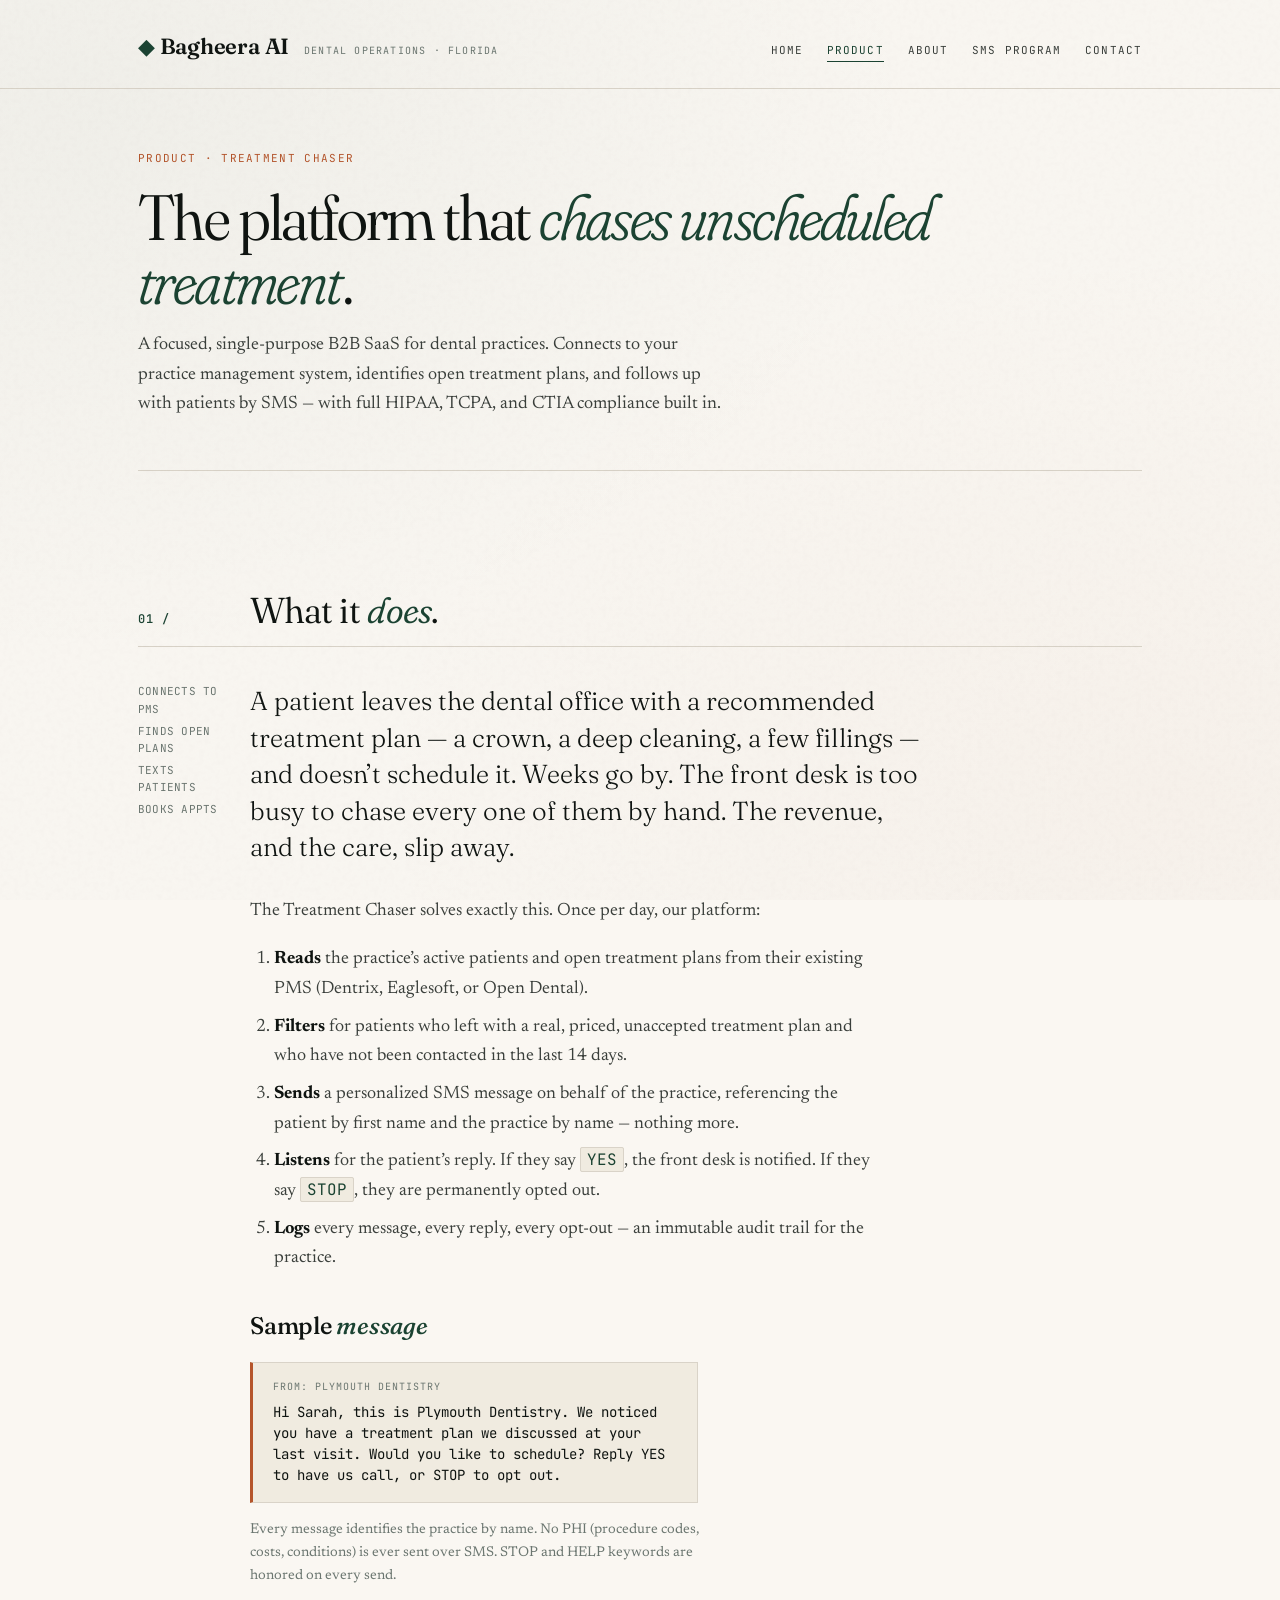
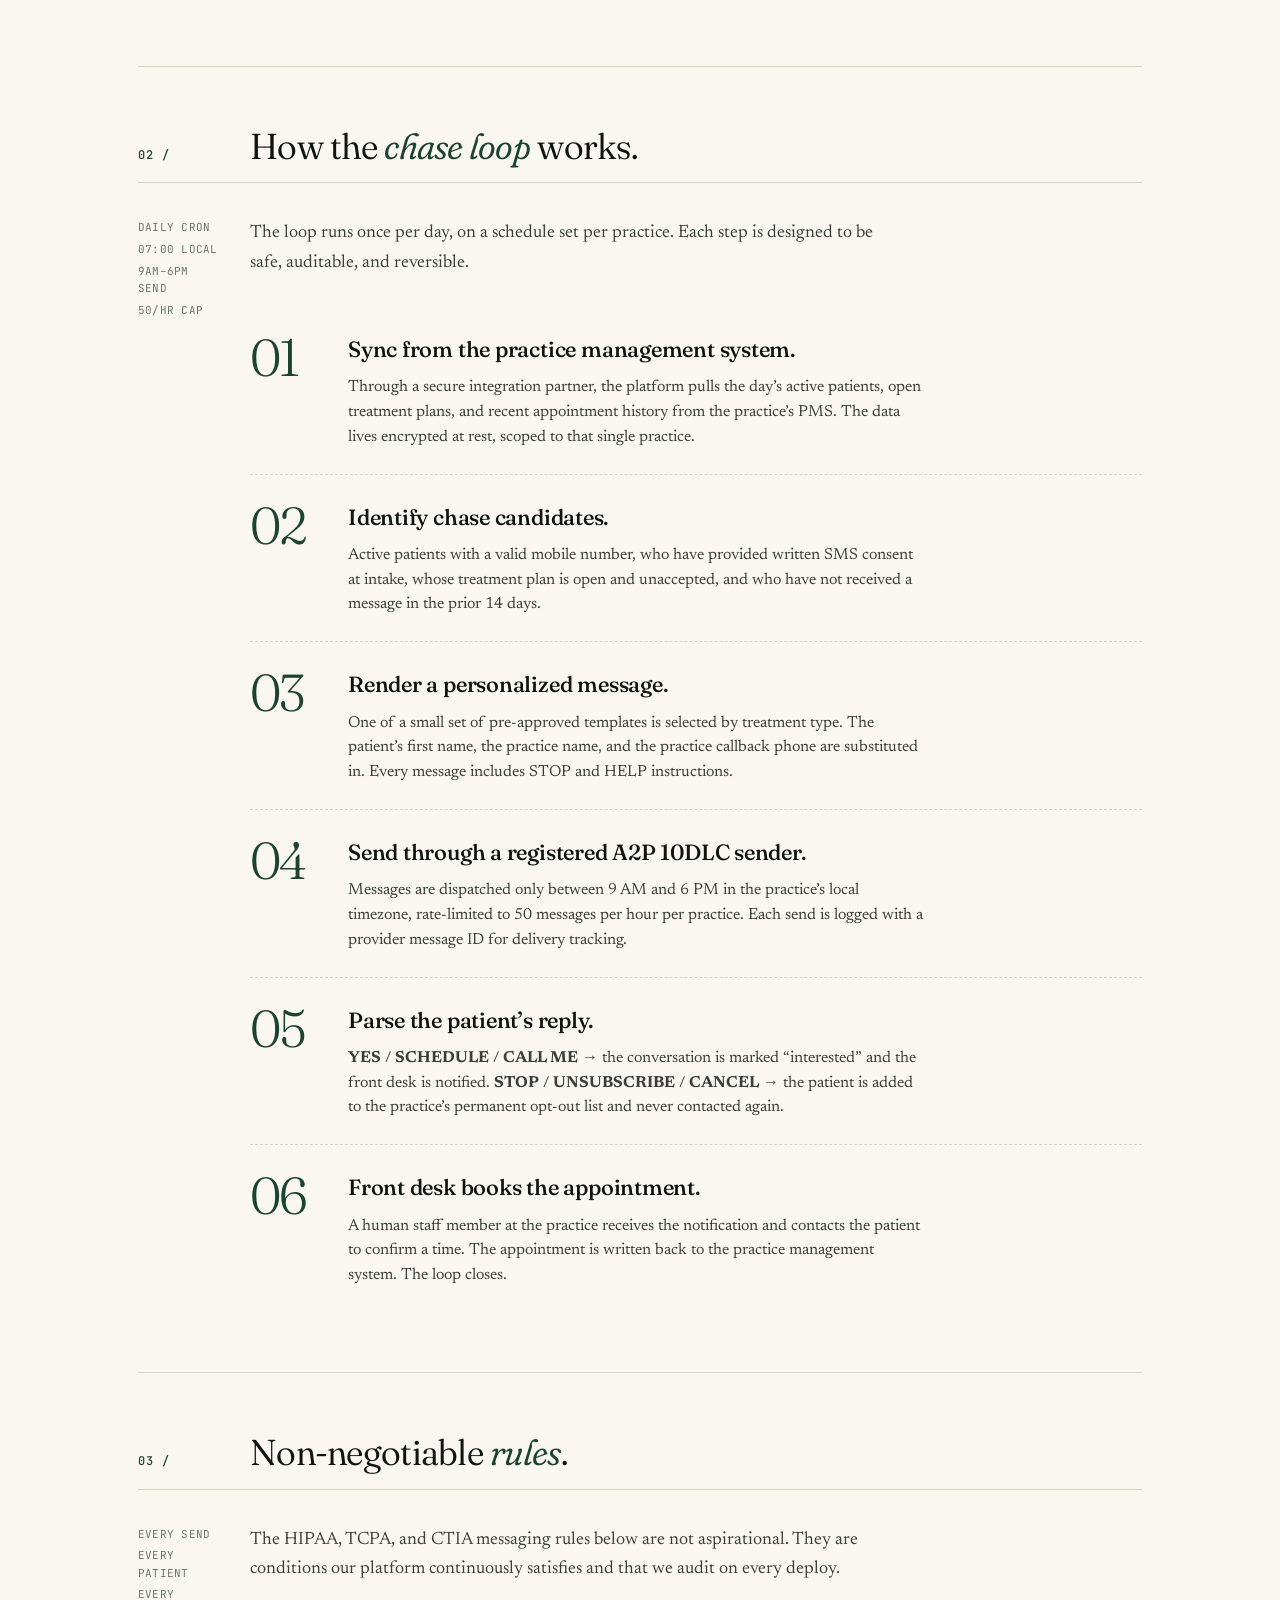
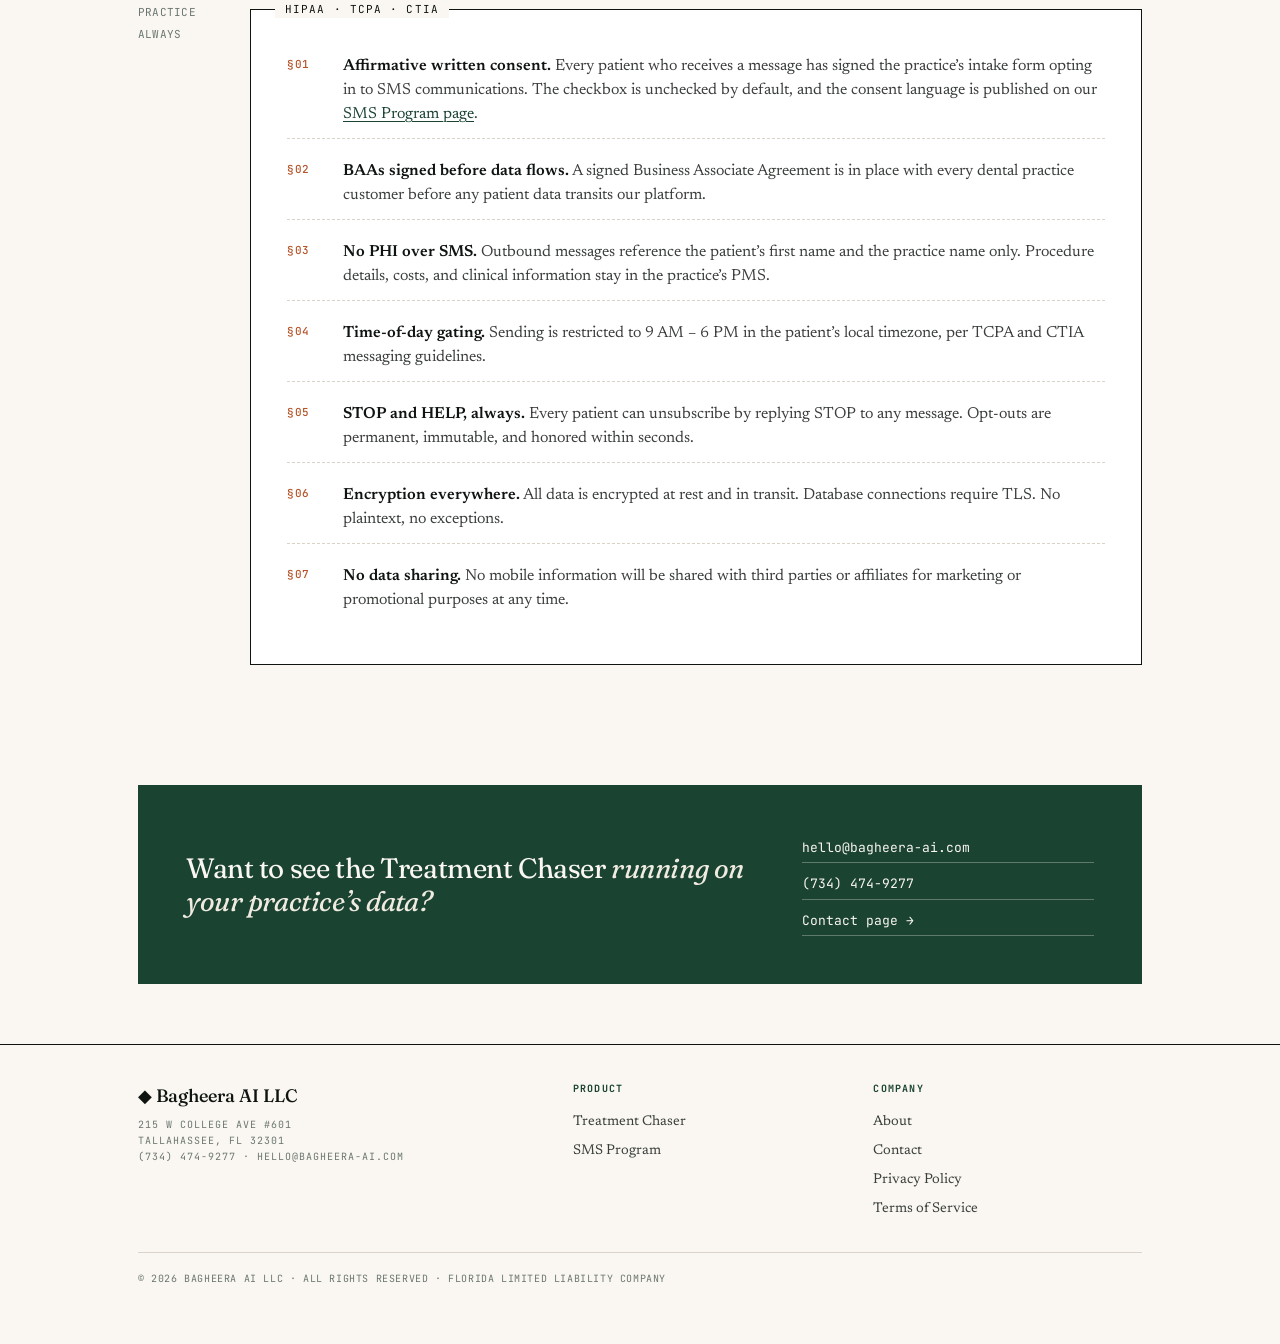
<file: product.html>
<!DOCTYPE html>
<html lang="en">
<head>
<meta charset="UTF-8">
<meta name="viewport" content="width=device-width, initial-scale=1.0">
<title>Product — Treatment Chaser — Bagheera AI</title>
<meta name="description" content="The Treatment Chaser is a focused B2B SaaS for dental practices that automatically follows up with patients about unscheduled treatment plans via HIPAA-aware SMS.">
<link rel="preconnect" href="https://fonts.googleapis.com">
<link rel="preconnect" href="https://fonts.gstatic.com" crossorigin>
<link href="https://fonts.googleapis.com/css2?family=Fraunces:opsz,wght,SOFT@9..144,300..900,0..100&family=Newsreader:ital,opsz,wght@0,6..72,300..700;1,6..72,300..700&family=JetBrains+Mono:wght@300;400;500;600&display=swap" rel="stylesheet">
<link rel="stylesheet" href="/styles.css">
</head>
<body>
<header class="masthead">
  <div class="wrap">
    <div class="masthead-inner">
      <a href="/index.html" class="wordmark">Bagheera AI <span>Dental Operations · Florida</span></a>
      <nav class="primary"><ul><li><a href="/index.html">Home</a></li><li><a href="/product.html" class="active">Product</a></li><li><a href="/about.html">About</a></li><li><a href="/sms-consent.html">SMS Program</a></li><li><a href="/contact.html">Contact</a></li></ul></nav>
    </div>
  </div>
</header>
<div class="wrap">
  <section class="page-head">
    <div class="kicker">Product · Treatment Chaser</div>
    <h1>The platform that <em>chases unscheduled treatment</em>.</h1>
    <p class="sub">A focused, single-purpose B2B SaaS for dental practices. Connects to your practice management system, identifies open treatment plans, and follows up with patients by SMS &mdash; with full HIPAA, TCPA, and CTIA compliance built in.</p>
  </section>

  <section class="block">
    <div class="sec-head">
      <div class="sec-num">01 /</div>
      <h2 class="sec-title">What it <em>does</em>.</h2>
    </div>
    <div class="sec-body">
      <div class="marginalia">
        <span class="line">Connects to PMS</span>
        <span class="line">Finds open plans</span>
        <span class="line">Texts patients</span>
        <span class="line">Books appts</span>
      </div>
      <div class="body-content">
        <p class="lede">
          A patient leaves the dental office with a recommended treatment plan &mdash;
          a crown, a deep cleaning, a few fillings &mdash; and doesn&rsquo;t schedule it. Weeks
          go by. The front desk is too busy to chase every one of them by hand.
          The revenue, and the care, slip away.
        </p>
        <p>
          The Treatment Chaser solves exactly this. Once per day, our platform:
        </p>
        <ol>
          <li><strong>Reads</strong> the practice&rsquo;s active patients and open treatment plans from their existing PMS (Dentrix, Eaglesoft, or Open Dental).</li>
          <li><strong>Filters</strong> for patients who left with a real, priced, unaccepted treatment plan and who have not been contacted in the last 14 days.</li>
          <li><strong>Sends</strong> a personalized SMS message on behalf of the practice, referencing the patient by first name and the practice by name &mdash; nothing more.</li>
          <li><strong>Listens</strong> for the patient&rsquo;s reply. If they say <code>YES</code>, the front desk is notified. If they say <code>STOP</code>, they are permanently opted out.</li>
          <li><strong>Logs</strong> every message, every reply, every opt-out &mdash; an immutable audit trail for the practice.</li>
        </ol>

        <h3>Sample <em>message</em></h3>
        <div class="sms-sample">
          <div class="meta">From: Plymouth Dentistry</div>
          Hi Sarah, this is Plymouth Dentistry. We noticed you have a treatment plan we discussed at your last visit. Would you like to schedule? Reply YES to have us call, or STOP to opt out.
        </div>
        <p style="font-size:14px;color:var(--ink-muted);max-width:60ch;">
          Every message identifies the practice by name. No PHI (procedure codes, costs, conditions) is ever sent over SMS. STOP and HELP keywords are honored on every send.
        </p>
      </div>
    </div>
  </section>

  <section class="block">
    <div class="sec-head">
      <div class="sec-num">02 /</div>
      <h2 class="sec-title">How the <em>chase loop</em> works.</h2>
    </div>
    <div class="sec-body">
      <div class="marginalia">
        <span class="line">Daily cron</span>
        <span class="line">07:00 local</span>
        <span class="line">9am&ndash;6pm send</span>
        <span class="line">50/hr cap</span>
      </div>
      <div class="body-content">
        <p>
          The loop runs once per day, on a schedule set per practice. Each step is
          designed to be safe, auditable, and reversible.
        </p>
        <div class="flow">
          <div class="step">
            <div>
              <h4>Sync from the practice management system.</h4>
              <p>Through a secure integration partner, the platform pulls the day&rsquo;s active patients, open treatment plans, and recent appointment history from the practice&rsquo;s PMS. The data lives encrypted at rest, scoped to that single practice.</p>
            </div>
          </div>
          <div class="step">
            <div>
              <h4>Identify chase candidates.</h4>
              <p>Active patients with a valid mobile number, who have provided written SMS consent at intake, whose treatment plan is open and unaccepted, and who have not received a message in the prior 14 days.</p>
            </div>
          </div>
          <div class="step">
            <div>
              <h4>Render a personalized message.</h4>
              <p>One of a small set of pre-approved templates is selected by treatment type. The patient&rsquo;s first name, the practice name, and the practice callback phone are substituted in. Every message includes STOP and HELP instructions.</p>
            </div>
          </div>
          <div class="step">
            <div>
              <h4>Send through a registered A2P 10DLC sender.</h4>
              <p>Messages are dispatched only between 9 AM and 6 PM in the practice&rsquo;s local timezone, rate-limited to 50 messages per hour per practice. Each send is logged with a provider message ID for delivery tracking.</p>
            </div>
          </div>
          <div class="step">
            <div>
              <h4>Parse the patient&rsquo;s reply.</h4>
              <p><strong>YES</strong> / <strong>SCHEDULE</strong> / <strong>CALL ME</strong> &rarr; the conversation is marked &ldquo;interested&rdquo; and the front desk is notified. <strong>STOP</strong> / <strong>UNSUBSCRIBE</strong> / <strong>CANCEL</strong> &rarr; the patient is added to the practice&rsquo;s permanent opt-out list and never contacted again.</p>
            </div>
          </div>
          <div class="step">
            <div>
              <h4>Front desk books the appointment.</h4>
              <p>A human staff member at the practice receives the notification and contacts the patient to confirm a time. The appointment is written back to the practice management system. The loop closes.</p>
            </div>
          </div>
        </div>
      </div>
    </div>
  </section>

  <section class="block">
    <div class="sec-head">
      <div class="sec-num">03 /</div>
      <h2 class="sec-title">Non-negotiable <em>rules</em>.</h2>
    </div>
    <div class="sec-body">
      <div class="marginalia">
        <span class="line">Every send</span>
        <span class="line">Every patient</span>
        <span class="line">Every practice</span>
        <span class="line">Always</span>
      </div>
      <div class="body-content">
        <p>
          The HIPAA, TCPA, and CTIA messaging rules below are not aspirational. They
          are conditions our platform continuously satisfies and that we audit on
          every deploy.
        </p>
        <div class="compliance">
          <ul>
            <li><strong>Affirmative written consent.</strong> Every patient who receives a message has signed the practice&rsquo;s intake form opting in to SMS communications. The checkbox is unchecked by default, and the consent language is published on our <a href="/sms-consent.html">SMS Program page</a>.</li>
            <li><strong>BAAs signed before data flows.</strong> A signed Business Associate Agreement is in place with every dental practice customer before any patient data transits our platform.</li>
            <li><strong>No PHI over SMS.</strong> Outbound messages reference the patient&rsquo;s first name and the practice name only. Procedure details, costs, and clinical information stay in the practice&rsquo;s PMS.</li>
            <li><strong>Time-of-day gating.</strong> Sending is restricted to 9 AM &ndash; 6 PM in the patient&rsquo;s local timezone, per TCPA and CTIA messaging guidelines.</li>
            <li><strong>STOP and HELP, always.</strong> Every patient can unsubscribe by replying STOP to any message. Opt-outs are permanent, immutable, and honored within seconds.</li>
            <li><strong>Encryption everywhere.</strong> All data is encrypted at rest and in transit. Database connections require TLS. No plaintext, no exceptions.</li>
            <li><strong>No data sharing.</strong> No mobile information will be shared with third parties or affiliates for marketing or promotional purposes at any time.</li>
          </ul>
        </div>
      </div>
    </div>
  </section>

  <div class="cta-strip">
    <h3>Want to see the Treatment Chaser <em>running on your practice&rsquo;s data?</em></h3>
    <div class="actions">
      <a href="mailto:hello@bagheera-ai.com">hello@bagheera-ai.com</a>
      <a href="tel:+17344749277">(734) 474-9277</a>
      <a href="/contact.html">Contact page &rarr;</a>
    </div>
  </div>
</div>

<footer class="colophon">
  <div class="wrap">
    <div class="row">
      <div>
        <div class="brand">◆ Bagheera AI LLC
          <small>215 W College Ave #601<br>Tallahassee, FL 32301<br>(734) 474-9277 · hello@bagheera-ai.com</small>
        </div>
      </div>
      <div class="col">
        <h5>Product</h5>
        <a href="/product.html">Treatment Chaser</a>
        <a href="/sms-consent.html">SMS Program</a>
      </div>
      <div class="col">
        <h5>Company</h5>
        <a href="/about.html">About</a>
        <a href="/contact.html">Contact</a>
        <a href="/privacy.html">Privacy Policy</a>
        <a href="/terms.html">Terms of Service</a>
      </div>
    </div>
    <div class="meta">© 2026 Bagheera AI LLC · All rights reserved · Florida Limited Liability Company</div>
  </div>
</footer>
</body>
</html>
</file>
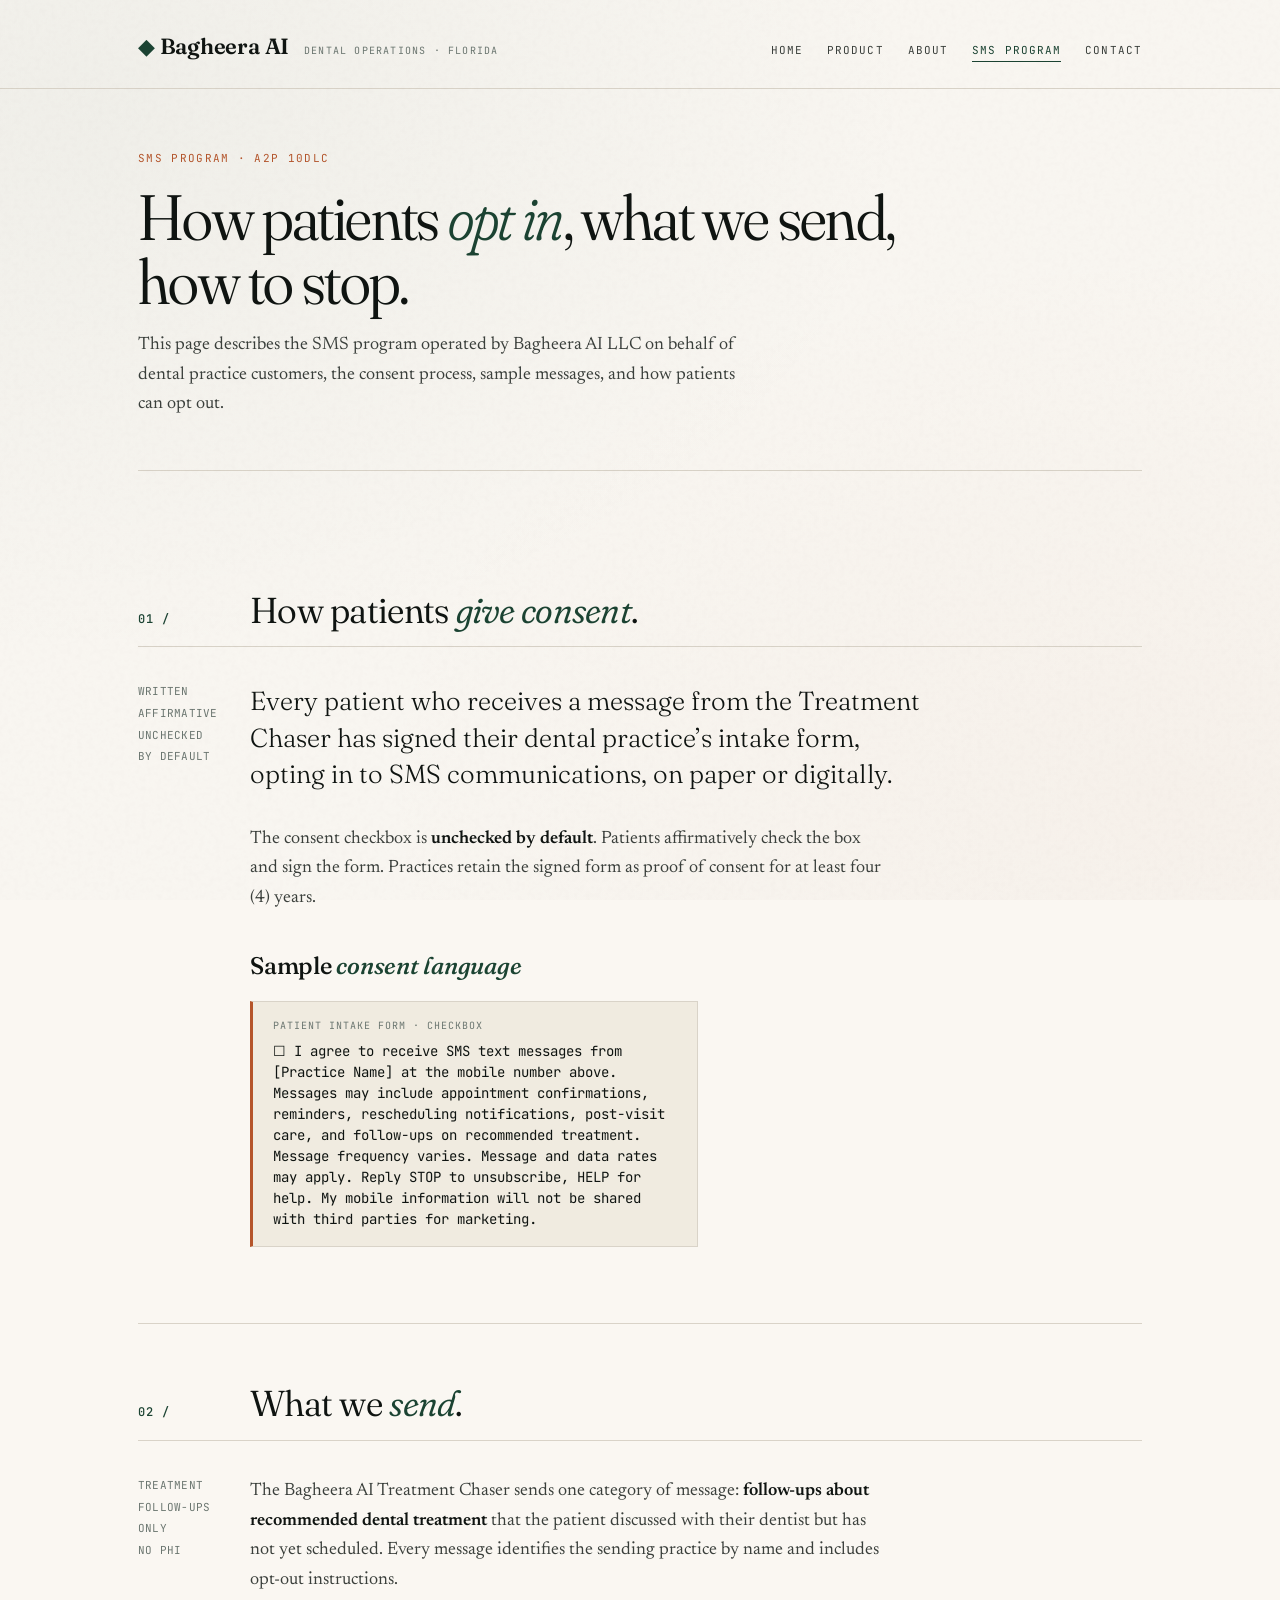
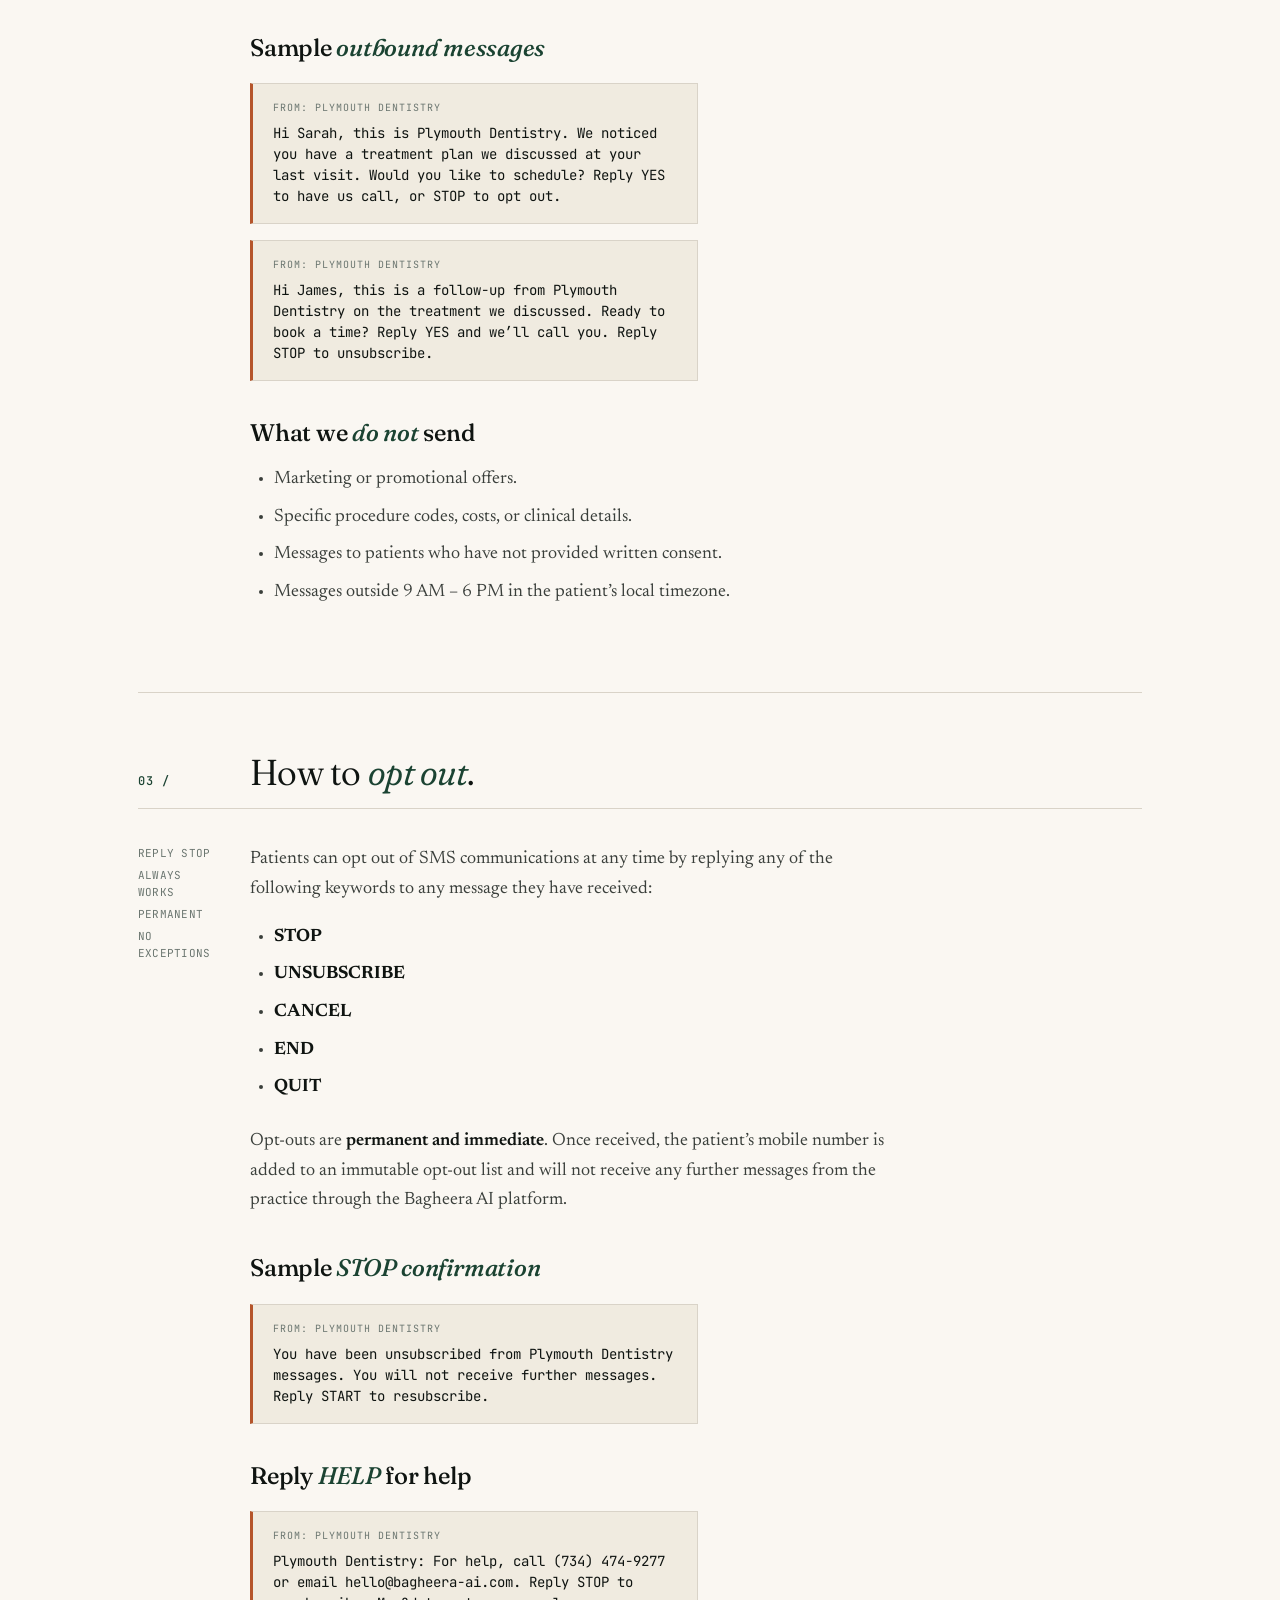
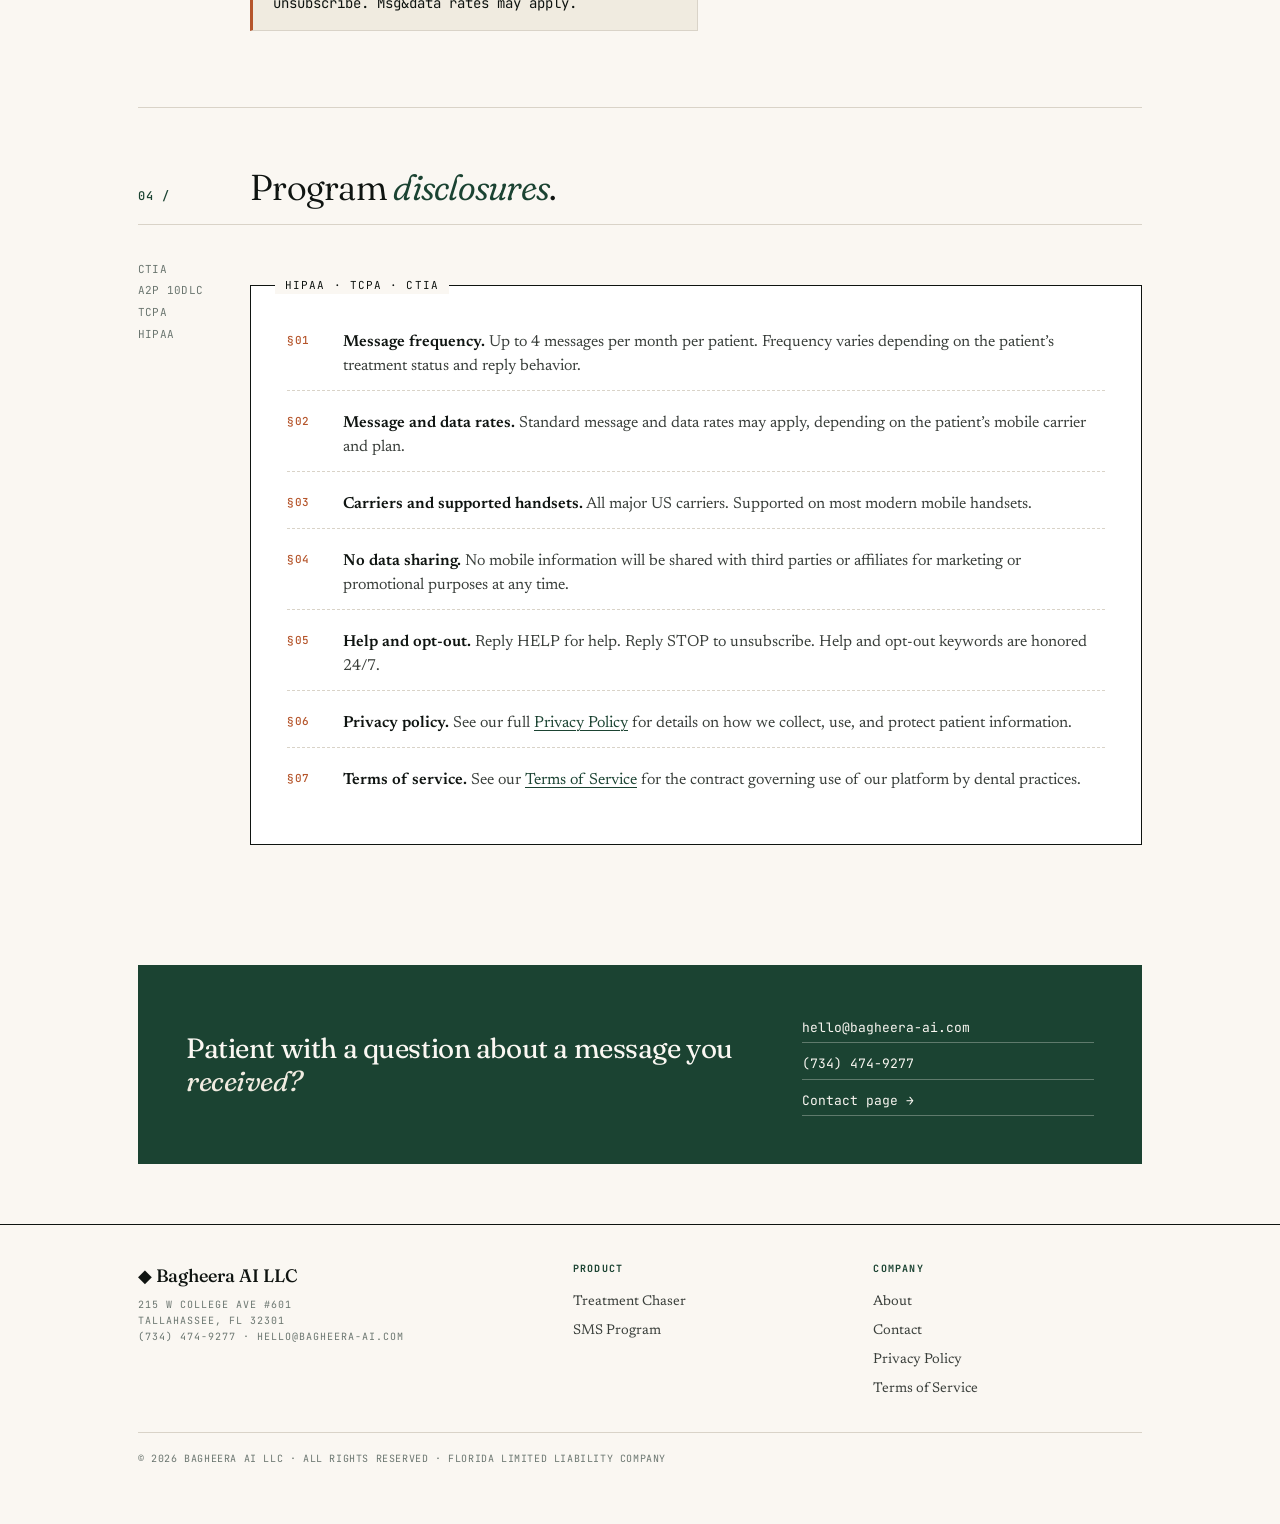
<file: sms-consent.html>
<!DOCTYPE html>
<html lang="en">
<head>
<meta charset="UTF-8">
<meta name="viewport" content="width=device-width, initial-scale=1.0">
<title>SMS Program & Consent — Bagheera AI LLC</title>
<meta name="description" content="How patients opt in to SMS, what we send, sample messages, and how to opt out. CTIA / A2P 10DLC / TCPA compliant.">
<link rel="preconnect" href="https://fonts.googleapis.com">
<link rel="preconnect" href="https://fonts.gstatic.com" crossorigin>
<link href="https://fonts.googleapis.com/css2?family=Fraunces:opsz,wght,SOFT@9..144,300..900,0..100&family=Newsreader:ital,opsz,wght@0,6..72,300..700;1,6..72,300..700&family=JetBrains+Mono:wght@300;400;500;600&display=swap" rel="stylesheet">
<link rel="stylesheet" href="/styles.css">
</head>
<body>
<header class="masthead">
  <div class="wrap">
    <div class="masthead-inner">
      <a href="/index.html" class="wordmark">Bagheera AI <span>Dental Operations · Florida</span></a>
      <nav class="primary"><ul><li><a href="/index.html">Home</a></li><li><a href="/product.html">Product</a></li><li><a href="/about.html">About</a></li><li><a href="/sms-consent.html" class="active">SMS Program</a></li><li><a href="/contact.html">Contact</a></li></ul></nav>
    </div>
  </div>
</header>
<div class="wrap">
  <section class="page-head">
    <div class="kicker">SMS Program · A2P 10DLC</div>
    <h1>How patients <em>opt in</em>, what we send, how to stop.</h1>
    <p class="sub">This page describes the SMS program operated by Bagheera AI LLC on behalf of dental practice customers, the consent process, sample messages, and how patients can opt out.</p>
  </section>

  <section class="block">
    <div class="sec-head">
      <div class="sec-num">01 /</div>
      <h2 class="sec-title">How patients <em>give consent</em>.</h2>
    </div>
    <div class="sec-body">
      <div class="marginalia">
        <span class="line">Written</span>
        <span class="line">Affirmative</span>
        <span class="line">Unchecked</span>
        <span class="line">by default</span>
      </div>
      <div class="body-content">
        <p class="lede">
          Every patient who receives a message from the Treatment Chaser has signed
          their dental practice&rsquo;s intake form, opting in to SMS communications, on
          paper or digitally.
        </p>
        <p>
          The consent checkbox is <strong>unchecked by default</strong>. Patients
          affirmatively check the box and sign the form. Practices retain the signed
          form as proof of consent for at least four (4) years.</p>

        <h3>Sample <em>consent language</em></h3>
        <div class="sms-sample">
          <div class="meta">PATIENT INTAKE FORM · CHECKBOX</div>
          &#9744; I agree to receive SMS text messages from [Practice Name] at the
          mobile number above. Messages may include appointment confirmations,
          reminders, rescheduling notifications, post-visit care, and follow-ups on
          recommended treatment. Message frequency varies. Message and data rates may
          apply. Reply STOP to unsubscribe, HELP for help. My mobile information will
          not be shared with third parties for marketing.
        </div>
      </div>
    </div>
  </section>

  <section class="block">
    <div class="sec-head">
      <div class="sec-num">02 /</div>
      <h2 class="sec-title">What we <em>send</em>.</h2>
    </div>
    <div class="sec-body">
      <div class="marginalia">
        <span class="line">Treatment</span>
        <span class="line">follow-ups</span>
        <span class="line">only</span>
        <span class="line">No PHI</span>
      </div>
      <div class="body-content">
        <p>
          The Bagheera AI Treatment Chaser sends one category of message:
          <strong>follow-ups about recommended dental treatment</strong> that the patient
          discussed with their dentist but has not yet scheduled. Every message
          identifies the sending practice by name and includes opt-out instructions.
        </p>

        <h3>Sample <em>outbound messages</em></h3>
        <div class="sms-sample">
          <div class="meta">From: Plymouth Dentistry</div>
          Hi Sarah, this is Plymouth Dentistry. We noticed you have a treatment plan we discussed at your last visit. Would you like to schedule? Reply YES to have us call, or STOP to opt out.
        </div>
        <div class="sms-sample">
          <div class="meta">From: Plymouth Dentistry</div>
          Hi James, this is a follow-up from Plymouth Dentistry on the treatment we discussed. Ready to book a time? Reply YES and we&rsquo;ll call you. Reply STOP to unsubscribe.
        </div>

        <h3>What we <em>do not</em> send</h3>
        <ul>
          <li>Marketing or promotional offers.</li>
          <li>Specific procedure codes, costs, or clinical details.</li>
          <li>Messages to patients who have not provided written consent.</li>
          <li>Messages outside 9 AM &ndash; 6 PM in the patient&rsquo;s local timezone.</li>
        </ul>
      </div>
    </div>
  </section>

  <section class="block">
    <div class="sec-head">
      <div class="sec-num">03 /</div>
      <h2 class="sec-title">How to <em>opt out</em>.</h2>
    </div>
    <div class="sec-body">
      <div class="marginalia">
        <span class="line">Reply STOP</span>
        <span class="line">Always works</span>
        <span class="line">Permanent</span>
        <span class="line">No exceptions</span>
      </div>
      <div class="body-content">
        <p>
          Patients can opt out of SMS communications at any time by replying any of
          the following keywords to any message they have received:
        </p>
        <ul>
          <li><strong>STOP</strong></li>
          <li><strong>UNSUBSCRIBE</strong></li>
          <li><strong>CANCEL</strong></li>
          <li><strong>END</strong></li>
          <li><strong>QUIT</strong></li>
        </ul>
        <p>Opt-outs are <strong>permanent and immediate</strong>. Once received, the patient&rsquo;s mobile number is added to an immutable opt-out list and will not receive any further messages from the practice through the Bagheera AI platform.</p>

        <h3>Sample <em>STOP confirmation</em></h3>
        <div class="sms-sample">
          <div class="meta">From: Plymouth Dentistry</div>
          You have been unsubscribed from Plymouth Dentistry messages. You will not receive further messages. Reply START to resubscribe.
        </div>

        <h3>Reply <em>HELP</em> for help</h3>
        <div class="sms-sample">
          <div class="meta">From: Plymouth Dentistry</div>
          Plymouth Dentistry: For help, call (734) 474-9277 or email hello@bagheera-ai.com. Reply STOP to unsubscribe. Msg&amp;data rates may apply.
        </div>
      </div>
    </div>
  </section>

  <section class="block">
    <div class="sec-head">
      <div class="sec-num">04 /</div>
      <h2 class="sec-title">Program <em>disclosures</em>.</h2>
    </div>
    <div class="sec-body">
      <div class="marginalia">
        <span class="line">CTIA</span>
        <span class="line">A2P 10DLC</span>
        <span class="line">TCPA</span>
        <span class="line">HIPAA</span>
      </div>
      <div class="body-content">
        <div class="compliance">
          <ul>
            <li><strong>Message frequency.</strong> Up to 4 messages per month per patient. Frequency varies depending on the patient&rsquo;s treatment status and reply behavior.</li>
            <li><strong>Message and data rates.</strong> Standard message and data rates may apply, depending on the patient&rsquo;s mobile carrier and plan.</li>
            <li><strong>Carriers and supported handsets.</strong> All major US carriers. Supported on most modern mobile handsets.</li>
            <li><strong>No data sharing.</strong> No mobile information will be shared with third parties or affiliates for marketing or promotional purposes at any time.</li>
            <li><strong>Help and opt-out.</strong> Reply HELP for help. Reply STOP to unsubscribe. Help and opt-out keywords are honored 24/7.</li>
            <li><strong>Privacy policy.</strong> See our full <a href="/privacy.html">Privacy Policy</a> for details on how we collect, use, and protect patient information.</li>
            <li><strong>Terms of service.</strong> See our <a href="/terms.html">Terms of Service</a> for the contract governing use of our platform by dental practices.</li>
          </ul>
        </div>
      </div>
    </div>
  </section>

  <div class="cta-strip">
    <h3>Patient with a question about a message you <em>received?</em></h3>
    <div class="actions">
      <a href="mailto:hello@bagheera-ai.com">hello@bagheera-ai.com</a>
      <a href="tel:+17344749277">(734) 474-9277</a>
      <a href="/contact.html">Contact page &rarr;</a>
    </div>
  </div>
</div>

<footer class="colophon">
  <div class="wrap">
    <div class="row">
      <div>
        <div class="brand">◆ Bagheera AI LLC
          <small>215 W College Ave #601<br>Tallahassee, FL 32301<br>(734) 474-9277 · hello@bagheera-ai.com</small>
        </div>
      </div>
      <div class="col">
        <h5>Product</h5>
        <a href="/product.html">Treatment Chaser</a>
        <a href="/sms-consent.html">SMS Program</a>
      </div>
      <div class="col">
        <h5>Company</h5>
        <a href="/about.html">About</a>
        <a href="/contact.html">Contact</a>
        <a href="/privacy.html">Privacy Policy</a>
        <a href="/terms.html">Terms of Service</a>
      </div>
    </div>
    <div class="meta">© 2026 Bagheera AI LLC · All rights reserved · Florida Limited Liability Company</div>
  </div>
</footer>
</body>
</html>
</file>
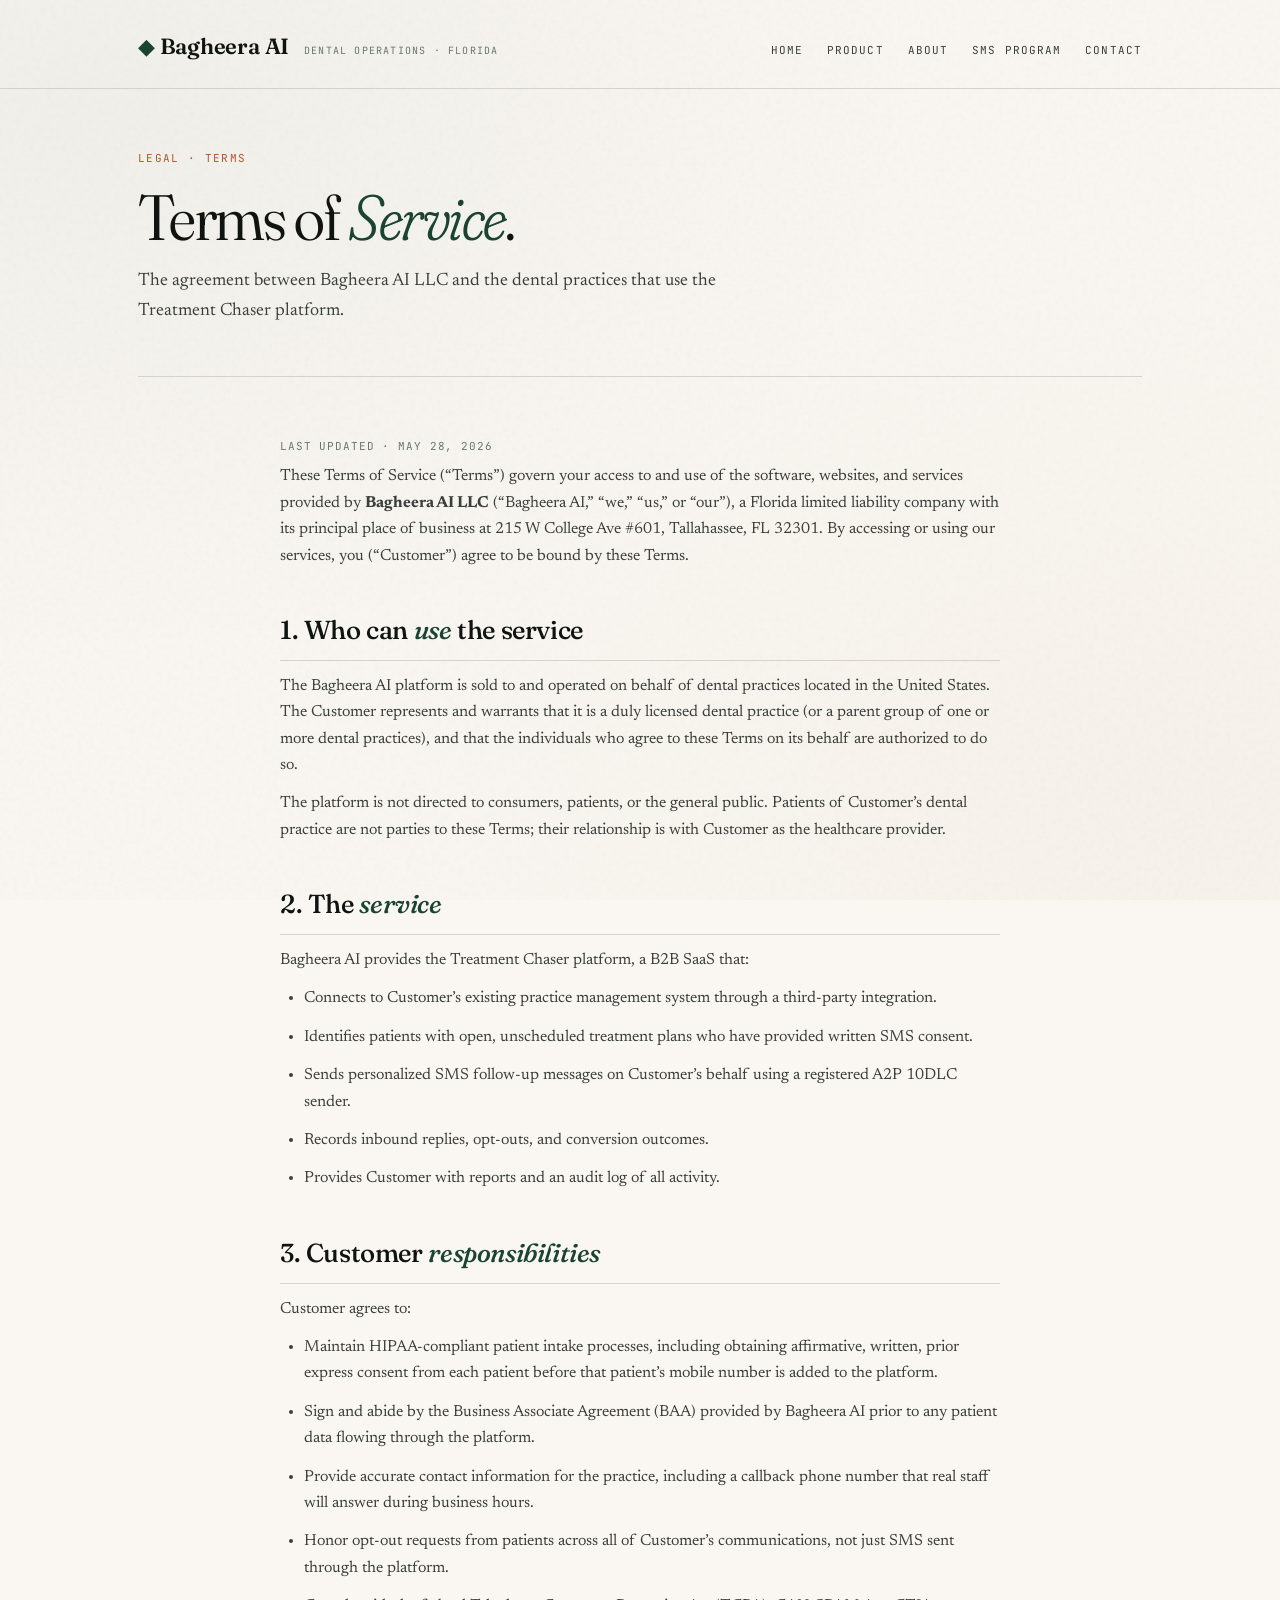
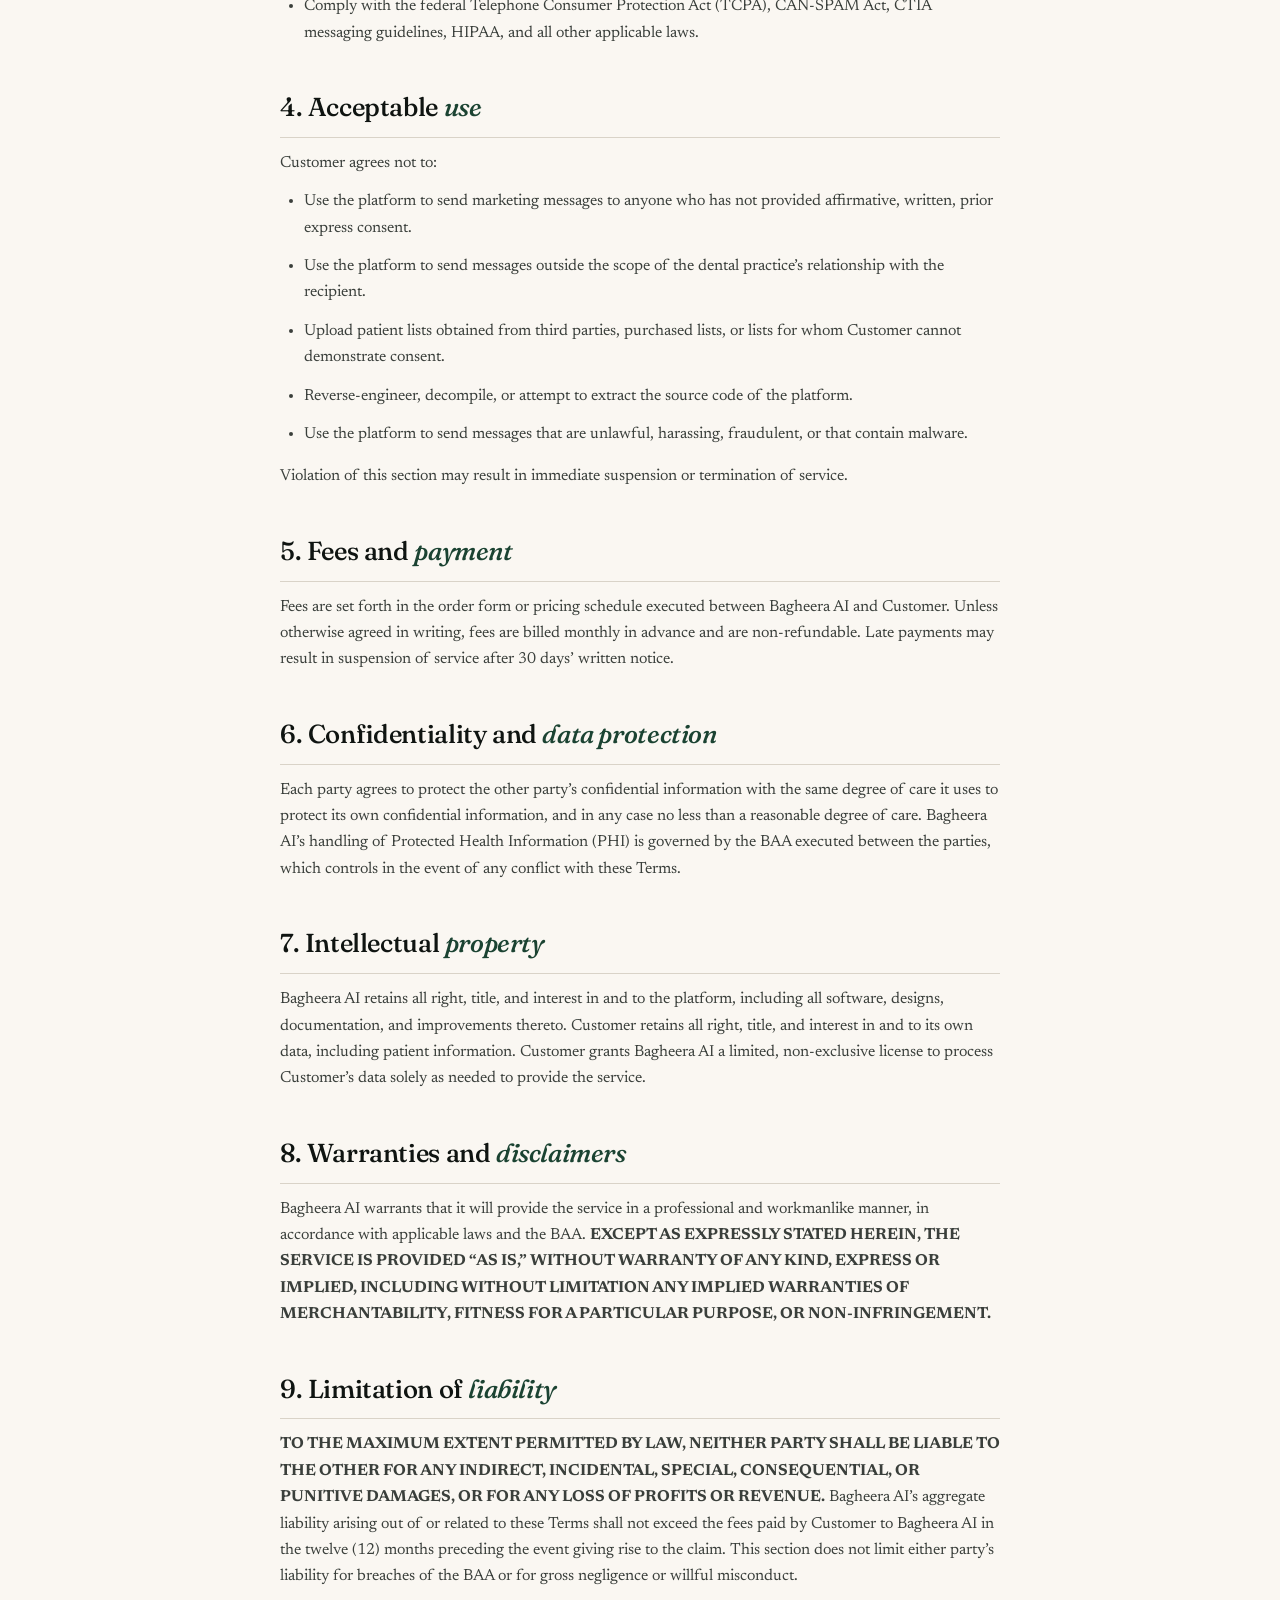
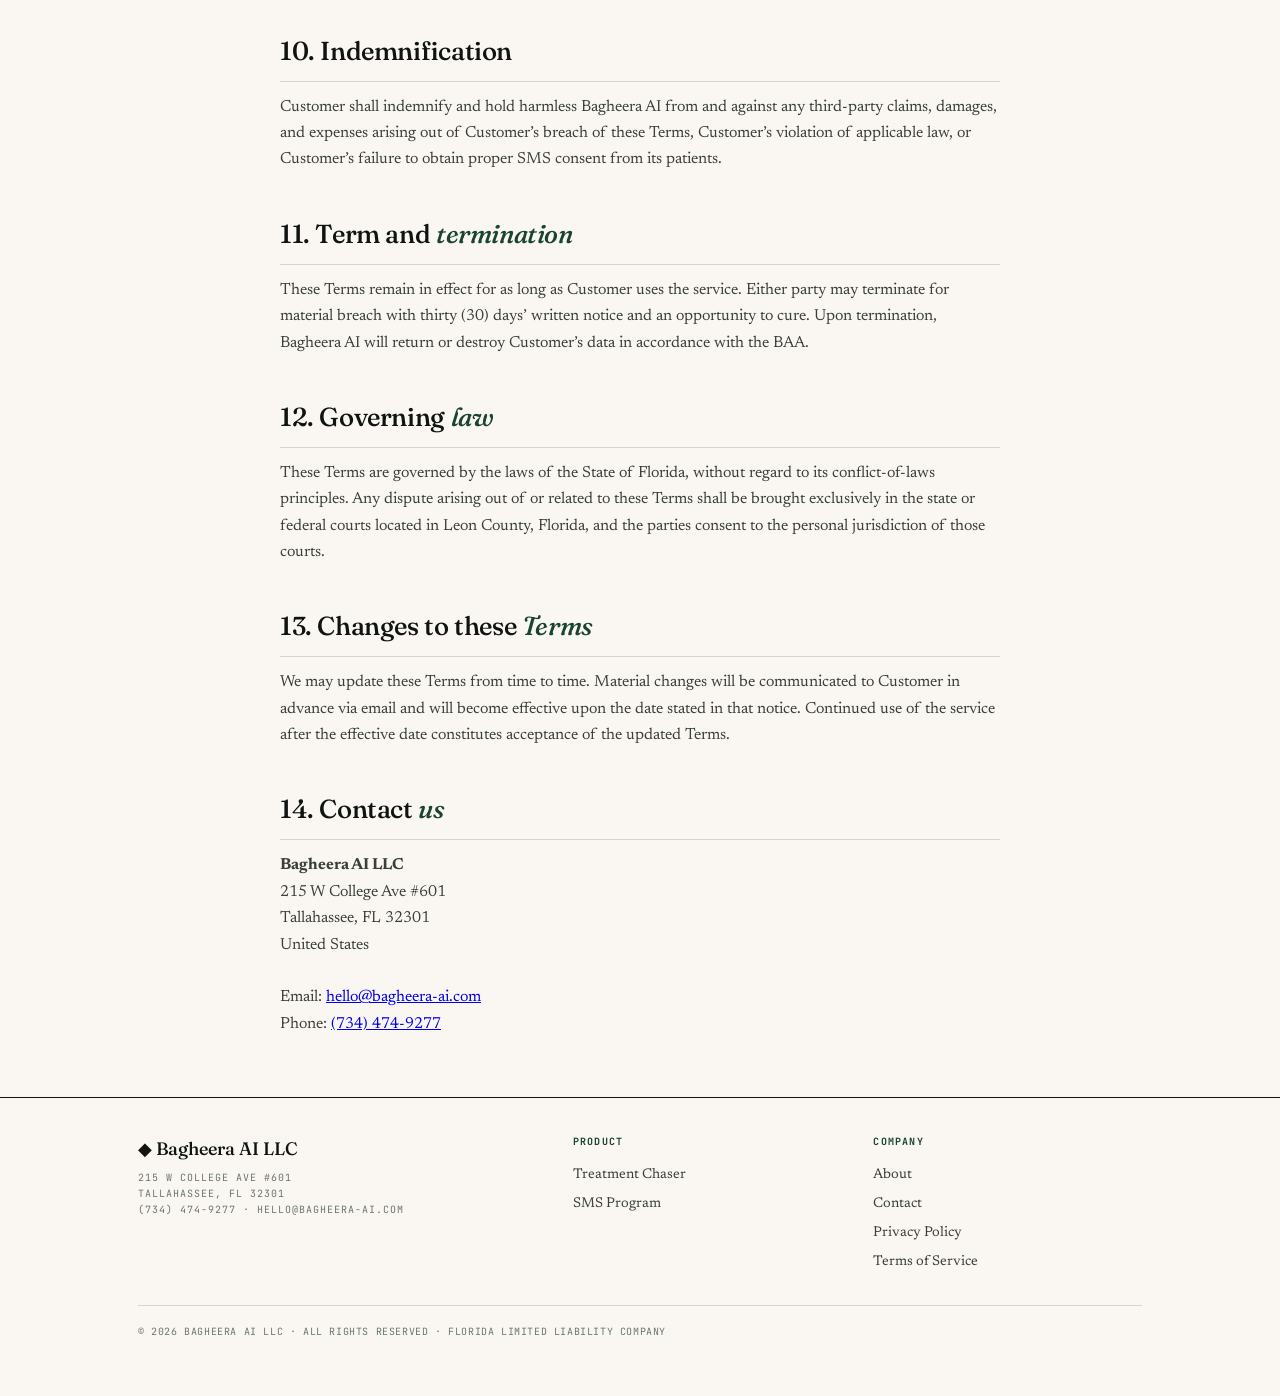
<file: terms.html>
<!DOCTYPE html>
<html lang="en">
<head>
<meta charset="UTF-8">
<meta name="viewport" content="width=device-width, initial-scale=1.0">
<title>Terms of Service — Bagheera AI LLC</title>
<meta name="description" content="Terms of Service governing the Bagheera AI Treatment Chaser platform.">
<link rel="preconnect" href="https://fonts.googleapis.com">
<link rel="preconnect" href="https://fonts.gstatic.com" crossorigin>
<link href="https://fonts.googleapis.com/css2?family=Fraunces:opsz,wght,SOFT@9..144,300..900,0..100&family=Newsreader:ital,opsz,wght@0,6..72,300..700;1,6..72,300..700&family=JetBrains+Mono:wght@300;400;500;600&display=swap" rel="stylesheet">
<link rel="stylesheet" href="/styles.css">
</head>
<body>
<header class="masthead">
  <div class="wrap">
    <div class="masthead-inner">
      <a href="/index.html" class="wordmark">Bagheera AI <span>Dental Operations · Florida</span></a>
      <nav class="primary"><ul><li><a href="/index.html">Home</a></li><li><a href="/product.html">Product</a></li><li><a href="/about.html">About</a></li><li><a href="/sms-consent.html">SMS Program</a></li><li><a href="/contact.html">Contact</a></li></ul></nav>
    </div>
  </div>
</header>
<div class="wrap">
  <section class="page-head">
    <div class="kicker">Legal · Terms</div>
    <h1>Terms of <em>Service</em>.</h1>
    <p class="sub">The agreement between Bagheera AI LLC and the dental practices that use the Treatment Chaser platform.</p>
  </section>

  <div class="legal">
    <p class="updated">Last updated · May 28, 2026</p>

    <p>These Terms of Service (&ldquo;Terms&rdquo;) govern your access to and use of the software, websites, and services provided by <strong>Bagheera AI LLC</strong> (&ldquo;Bagheera AI,&rdquo; &ldquo;we,&rdquo; &ldquo;us,&rdquo; or &ldquo;our&rdquo;), a Florida limited liability company with its principal place of business at 215 W College Ave #601, Tallahassee, FL 32301. By accessing or using our services, you (&ldquo;Customer&rdquo;) agree to be bound by these Terms.</p>

    <h2>1. Who can <em>use</em> the service</h2>
    <p>The Bagheera AI platform is sold to and operated on behalf of dental practices located in the United States. The Customer represents and warrants that it is a duly licensed dental practice (or a parent group of one or more dental practices), and that the individuals who agree to these Terms on its behalf are authorized to do so.</p>
    <p>The platform is not directed to consumers, patients, or the general public. Patients of Customer&rsquo;s dental practice are not parties to these Terms; their relationship is with Customer as the healthcare provider.</p>

    <h2>2. The <em>service</em></h2>
    <p>Bagheera AI provides the Treatment Chaser platform, a B2B SaaS that:</p>
    <ul>
      <li>Connects to Customer&rsquo;s existing practice management system through a third-party integration.</li>
      <li>Identifies patients with open, unscheduled treatment plans who have provided written SMS consent.</li>
      <li>Sends personalized SMS follow-up messages on Customer&rsquo;s behalf using a registered A2P 10DLC sender.</li>
      <li>Records inbound replies, opt-outs, and conversion outcomes.</li>
      <li>Provides Customer with reports and an audit log of all activity.</li>
    </ul>

    <h2>3. Customer <em>responsibilities</em></h2>
    <p>Customer agrees to:</p>
    <ul>
      <li>Maintain HIPAA-compliant patient intake processes, including obtaining affirmative, written, prior express consent from each patient before that patient&rsquo;s mobile number is added to the platform.</li>
      <li>Sign and abide by the Business Associate Agreement (BAA) provided by Bagheera AI prior to any patient data flowing through the platform.</li>
      <li>Provide accurate contact information for the practice, including a callback phone number that real staff will answer during business hours.</li>
      <li>Honor opt-out requests from patients across all of Customer&rsquo;s communications, not just SMS sent through the platform.</li>
      <li>Comply with the federal Telephone Consumer Protection Act (TCPA), CAN-SPAM Act, CTIA messaging guidelines, HIPAA, and all other applicable laws.</li>
    </ul>

    <h2>4. Acceptable <em>use</em></h2>
    <p>Customer agrees not to:</p>
    <ul>
      <li>Use the platform to send marketing messages to anyone who has not provided affirmative, written, prior express consent.</li>
      <li>Use the platform to send messages outside the scope of the dental practice&rsquo;s relationship with the recipient.</li>
      <li>Upload patient lists obtained from third parties, purchased lists, or lists for whom Customer cannot demonstrate consent.</li>
      <li>Reverse-engineer, decompile, or attempt to extract the source code of the platform.</li>
      <li>Use the platform to send messages that are unlawful, harassing, fraudulent, or that contain malware.</li>
    </ul>
    <p>Violation of this section may result in immediate suspension or termination of service.</p>

    <h2>5. Fees and <em>payment</em></h2>
    <p>Fees are set forth in the order form or pricing schedule executed between Bagheera AI and Customer. Unless otherwise agreed in writing, fees are billed monthly in advance and are non-refundable. Late payments may result in suspension of service after 30 days&rsquo; written notice.</p>

    <h2>6. Confidentiality and <em>data protection</em></h2>
    <p>Each party agrees to protect the other party&rsquo;s confidential information with the same degree of care it uses to protect its own confidential information, and in any case no less than a reasonable degree of care. Bagheera AI&rsquo;s handling of Protected Health Information (PHI) is governed by the BAA executed between the parties, which controls in the event of any conflict with these Terms.</p>

    <h2>7. Intellectual <em>property</em></h2>
    <p>Bagheera AI retains all right, title, and interest in and to the platform, including all software, designs, documentation, and improvements thereto. Customer retains all right, title, and interest in and to its own data, including patient information. Customer grants Bagheera AI a limited, non-exclusive license to process Customer&rsquo;s data solely as needed to provide the service.</p>

    <h2>8. Warranties and <em>disclaimers</em></h2>
    <p>Bagheera AI warrants that it will provide the service in a professional and workmanlike manner, in accordance with applicable laws and the BAA. <strong>EXCEPT AS EXPRESSLY STATED HEREIN, THE SERVICE IS PROVIDED &ldquo;AS IS,&rdquo; WITHOUT WARRANTY OF ANY KIND, EXPRESS OR IMPLIED, INCLUDING WITHOUT LIMITATION ANY IMPLIED WARRANTIES OF MERCHANTABILITY, FITNESS FOR A PARTICULAR PURPOSE, OR NON-INFRINGEMENT.</strong></p>

    <h2>9. Limitation of <em>liability</em></h2>
    <p><strong>TO THE MAXIMUM EXTENT PERMITTED BY LAW, NEITHER PARTY SHALL BE LIABLE TO THE OTHER FOR ANY INDIRECT, INCIDENTAL, SPECIAL, CONSEQUENTIAL, OR PUNITIVE DAMAGES, OR FOR ANY LOSS OF PROFITS OR REVENUE.</strong> Bagheera AI&rsquo;s aggregate liability arising out of or related to these Terms shall not exceed the fees paid by Customer to Bagheera AI in the twelve (12) months preceding the event giving rise to the claim. This section does not limit either party&rsquo;s liability for breaches of the BAA or for gross negligence or willful misconduct.</p>

    <h2>10. Indemnification</h2>
    <p>Customer shall indemnify and hold harmless Bagheera AI from and against any third-party claims, damages, and expenses arising out of Customer&rsquo;s breach of these Terms, Customer&rsquo;s violation of applicable law, or Customer&rsquo;s failure to obtain proper SMS consent from its patients.</p>

    <h2>11. Term and <em>termination</em></h2>
    <p>These Terms remain in effect for as long as Customer uses the service. Either party may terminate for material breach with thirty (30) days&rsquo; written notice and an opportunity to cure. Upon termination, Bagheera AI will return or destroy Customer&rsquo;s data in accordance with the BAA.</p>

    <h2>12. Governing <em>law</em></h2>
    <p>These Terms are governed by the laws of the State of Florida, without regard to its conflict-of-laws principles. Any dispute arising out of or related to these Terms shall be brought exclusively in the state or federal courts located in Leon County, Florida, and the parties consent to the personal jurisdiction of those courts.</p>

    <h2>13. Changes to these <em>Terms</em></h2>
    <p>We may update these Terms from time to time. Material changes will be communicated to Customer in advance via email and will become effective upon the date stated in that notice. Continued use of the service after the effective date constitutes acceptance of the updated Terms.</p>

    <h2>14. Contact <em>us</em></h2>
    <p>
      <strong>Bagheera AI LLC</strong><br>
      215 W College Ave #601<br>
      Tallahassee, FL 32301<br>
      United States<br><br>
      Email: <a href="mailto:hello@bagheera-ai.com">hello@bagheera-ai.com</a><br>
      Phone: <a href="tel:+17344749277">(734) 474-9277</a>
    </p>
  </div>
</div>

<footer class="colophon">
  <div class="wrap">
    <div class="row">
      <div>
        <div class="brand">◆ Bagheera AI LLC
          <small>215 W College Ave #601<br>Tallahassee, FL 32301<br>(734) 474-9277 · hello@bagheera-ai.com</small>
        </div>
      </div>
      <div class="col">
        <h5>Product</h5>
        <a href="/product.html">Treatment Chaser</a>
        <a href="/sms-consent.html">SMS Program</a>
      </div>
      <div class="col">
        <h5>Company</h5>
        <a href="/about.html">About</a>
        <a href="/contact.html">Contact</a>
        <a href="/privacy.html">Privacy Policy</a>
        <a href="/terms.html">Terms of Service</a>
      </div>
    </div>
    <div class="meta">© 2026 Bagheera AI LLC · All rights reserved · Florida Limited Liability Company</div>
  </div>
</footer>
</body>
</html>
</file>
<file: styles.css>
/* Bagheera AI — editorial theme */
:root {
  --paper: #FAF7F2;
  --paper-dim: #F0EBE0;
  --paper-darker: #E5DFD5;
  --ink: #0F1411;
  --ink-soft: #3A3F3B;
  --ink-muted: #6B7670;
  --sage: #8A9489;
  --forest: #1B4332;
  --forest-dim: #2D5A47;
  --rust: #B5552B;
  --gold: #B68B3C;
  --hairline: #D9D3C8;
  --card: #FFFFFF;

  --serif: "Fraunces", "Times New Roman", serif;
  --body: "Newsreader", Georgia, serif;
  --mono: "JetBrains Mono", "SF Mono", Menlo, monospace;
}

* { box-sizing: border-box; margin: 0; padding: 0; }
html { scroll-behavior: smooth; }

body {
  font-family: var(--body);
  font-size: 18px;
  line-height: 1.65;
  color: var(--ink);
  background: var(--paper);
  background-image:
    radial-gradient(at 8% 12%, rgba(27,67,50,0.04) 0px, transparent 50%),
    radial-gradient(at 92% 88%, rgba(181,85,43,0.03) 0px, transparent 50%);
  background-attachment: fixed;
  font-feature-settings: "kern", "liga", "calt", "onum";
  text-rendering: optimizeLegibility;
  -webkit-font-smoothing: antialiased;
}

body::before {
  content: "";
  position: fixed;
  inset: 0;
  background-image: url("data:image/svg+xml,%3Csvg viewBox='0 0 200 200' xmlns='http://www.w3.org/2000/svg'%3E%3Cfilter id='n'%3E%3CfeTurbulence type='fractalNoise' baseFrequency='0.85' numOctaves='2' stitchTiles='stitch'/%3E%3CfeColorMatrix values='0 0 0 0 0.06 0 0 0 0 0.08 0 0 0 0 0.07 0 0 0 0.045 0'/%3E%3C/filter%3E%3Crect width='100%25' height='100%25' filter='url(%23n)'/%3E%3C/svg%3E");
  pointer-events: none;
  z-index: 100;
  opacity: 0.6;
  mix-blend-mode: multiply;
}

.wrap { max-width: 1100px; margin: 0 auto; padding: 0 48px; }

/* ───── masthead ───── */
header.masthead {
  border-bottom: 1px solid var(--hairline);
  padding: 28px 0 22px;
}
.masthead-inner {
  display: flex;
  justify-content: space-between;
  align-items: baseline;
  gap: 40px;
  flex-wrap: wrap;
}
.wordmark {
  font-family: var(--serif);
  font-weight: 600;
  font-size: 22px;
  letter-spacing: -0.01em;
  font-variation-settings: "opsz" 16, "SOFT" 0;
  color: var(--ink);
  text-decoration: none;
}
.wordmark::before {
  content: "◆ ";
  color: var(--forest);
  font-weight: 400;
}
.wordmark span {
  font-family: var(--mono);
  font-size: 10px;
  font-weight: 400;
  letter-spacing: 0.12em;
  text-transform: uppercase;
  color: var(--ink-muted);
  margin-left: 10px;
}
nav.primary ul {
  list-style: none;
  display: flex;
  gap: 24px;
  flex-wrap: wrap;
}
nav.primary a {
  font-family: var(--mono);
  font-size: 11px;
  letter-spacing: 0.1em;
  text-transform: uppercase;
  color: var(--ink-soft);
  text-decoration: none;
  padding-bottom: 4px;
  border-bottom: 1px solid transparent;
  transition: color .2s, border-color .2s;
}
nav.primary a:hover { color: var(--forest); border-bottom-color: var(--forest); }
nav.primary a.active { color: var(--forest); border-bottom-color: var(--forest); }

/* ───── hero ───── */
.hero {
  padding: 80px 0 80px;
  border-bottom: 1px solid var(--hairline);
}
.hero .kicker {
  font-family: var(--mono);
  font-size: 12px;
  letter-spacing: 0.12em;
  text-transform: uppercase;
  color: var(--rust);
  margin-bottom: 28px;
}
.hero .kicker::before { content: "▸ "; color: var(--forest); }
.hero h1 {
  font-family: var(--serif);
  font-weight: 350;
  font-variation-settings: "opsz" 144, "SOFT" 50;
  font-size: clamp(40px, 6.5vw, 88px);
  line-height: 0.98;
  letter-spacing: -0.03em;
  color: var(--ink);
  max-width: 18ch;
  margin-bottom: 32px;
}
.hero h1 em {
  font-style: italic;
  font-weight: 300;
  color: var(--forest);
  font-variation-settings: "opsz" 144, "SOFT" 100;
}
.hero .sub {
  font-family: var(--body);
  font-size: 22px;
  line-height: 1.45;
  color: var(--ink-soft);
  max-width: 56ch;
  font-weight: 350;
}

/* ───── page header (non-home) ───── */
.page-head {
  padding: 60px 0 50px;
  border-bottom: 1px solid var(--hairline);
  margin-bottom: 60px;
}
.page-head .kicker {
  font-family: var(--mono);
  font-size: 11px;
  letter-spacing: 0.12em;
  text-transform: uppercase;
  color: var(--rust);
  margin-bottom: 18px;
}
.page-head h1 {
  font-family: var(--serif);
  font-weight: 350;
  font-variation-settings: "opsz" 144, "SOFT" 40;
  font-size: clamp(38px, 5.5vw, 64px);
  line-height: 1;
  letter-spacing: -0.025em;
  color: var(--ink);
  max-width: 22ch;
  margin-bottom: 18px;
}
.page-head h1 em {
  font-style: italic;
  font-weight: 300;
  color: var(--forest);
  font-variation-settings: "opsz" 144, "SOFT" 100;
}
.page-head .sub {
  font-size: 18px;
  color: var(--ink-soft);
  max-width: 60ch;
}

/* ───── sections ───── */
section.block { padding: 60px 0; border-bottom: 1px solid var(--hairline); }
section.block:last-of-type { border-bottom: none; }

.sec-head {
  display: grid;
  grid-template-columns: 80px 1fr;
  gap: 32px;
  align-items: baseline;
  margin-bottom: 36px;
  padding-bottom: 16px;
  border-bottom: 1px solid var(--hairline);
}
.sec-num {
  font-family: var(--mono);
  font-size: 12px;
  color: var(--forest);
  letter-spacing: 0.08em;
  font-weight: 500;
}
.sec-title {
  font-family: var(--serif);
  font-weight: 350;
  font-variation-settings: "opsz" 60, "SOFT" 20;
  font-size: 36px;
  letter-spacing: -0.02em;
  line-height: 1.1;
  color: var(--ink);
}
.sec-title em {
  font-style: italic;
  color: var(--forest);
  font-variation-settings: "opsz" 60, "SOFT" 80;
}

.sec-body {
  display: grid;
  grid-template-columns: 80px 1fr;
  gap: 32px;
}
.marginalia {
  font-family: var(--mono);
  font-size: 11px;
  line-height: 1.6;
  color: var(--ink-muted);
  letter-spacing: 0.02em;
  text-transform: uppercase;
}
.marginalia .line { display: block; margin-bottom: 4px; }

.body-content > p {
  margin-bottom: 18px;
  max-width: 64ch;
  color: var(--ink-soft);
}
.body-content > p strong { color: var(--ink); font-weight: 600; }
.body-content > p.lede {
  font-family: var(--serif);
  font-size: 26px;
  line-height: 1.4;
  font-weight: 300;
  font-variation-settings: "opsz" 32, "SOFT" 20;
  color: var(--ink);
  margin-bottom: 32px;
  max-width: 42ch;
}

.body-content h3 {
  font-family: var(--serif);
  font-size: 24px;
  font-weight: 500;
  font-variation-settings: "opsz" 32, "SOFT" 20;
  letter-spacing: -0.01em;
  color: var(--ink);
  margin-top: 32px;
  margin-bottom: 10px;
}
.body-content h3 em { font-style: italic; color: var(--forest); }

.body-content ul, .body-content ol {
  margin: 12px 0 24px 24px;
  color: var(--ink-soft);
}
.body-content li { margin-bottom: 8px; max-width: 60ch; }
.body-content li strong { color: var(--ink); }

.body-content a { color: var(--forest); text-decoration: underline; text-decoration-thickness: 1px; text-underline-offset: 3px; }
.body-content a:hover { color: var(--rust); }

code, .body-content code {
  font-family: var(--mono);
  font-size: 0.88em;
  background: var(--paper-dim);
  padding: 1px 6px;
  border-radius: 2px;
  color: var(--forest);
  border: 1px solid var(--hairline);
}

/* ───── product cards ───── */
.products {
  display: grid;
  grid-template-columns: 1fr;
  gap: 20px;
  margin-top: 24px;
}
.product {
  background: var(--card);
  border: 1px solid var(--hairline);
  padding: 32px 32px;
  position: relative;
}
.product.active { border-color: var(--forest); box-shadow: 0 0 0 1px var(--forest); }
.product .num {
  font-family: var(--mono);
  font-size: 11px;
  letter-spacing: 0.1em;
  color: var(--forest);
  text-transform: uppercase;
  margin-bottom: 16px;
}
.product .name {
  font-family: var(--serif);
  font-size: 32px;
  font-weight: 400;
  font-variation-settings: "opsz" 36, "SOFT" 30;
  letter-spacing: -0.015em;
  margin-bottom: 12px;
  line-height: 1.1;
  color: var(--ink);
}
.product .pitch {
  font-size: 17px;
  line-height: 1.55;
  color: var(--ink-soft);
  margin-bottom: 12px;
  max-width: 64ch;
}

/* ───── feature grid ───── */
.feature-grid {
  display: grid;
  grid-template-columns: repeat(2, 1fr);
  gap: 24px;
  margin-top: 28px;
}
.feature {
  background: var(--card);
  border: 1px solid var(--hairline);
  padding: 24px 26px;
  border-left: 3px solid var(--forest);
}
.feature h4 {
  font-family: var(--serif);
  font-size: 20px;
  font-weight: 500;
  font-variation-settings: "opsz" 24, "SOFT" 20;
  letter-spacing: -0.01em;
  margin-bottom: 8px;
  color: var(--ink);
}
.feature p { font-size: 15px; line-height: 1.55; color: var(--ink-soft); }

/* ───── flow steps ───── */
.flow { counter-reset: step; margin-top: 28px; }
.step {
  display: grid;
  grid-template-columns: 70px 1fr;
  gap: 28px;
  padding: 24px 0;
  border-bottom: 1px dashed var(--hairline);
}
.step:last-child { border-bottom: none; }
.step::before {
  counter-increment: step;
  content: counter(step, decimal-leading-zero);
  font-family: var(--serif);
  font-size: 52px;
  font-weight: 300;
  font-variation-settings: "opsz" 60, "SOFT" 30;
  line-height: 1;
  color: var(--forest);
  letter-spacing: -0.03em;
}
.step h4 {
  font-family: var(--serif);
  font-size: 22px;
  font-weight: 500;
  font-variation-settings: "opsz" 24, "SOFT" 20;
  letter-spacing: -0.01em;
  margin-bottom: 8px;
  color: var(--ink);
}
.step p { color: var(--ink-soft); font-size: 16px; line-height: 1.55; max-width: 64ch; }

/* ───── sample SMS ───── */
.sms-sample {
  background: var(--paper-dim);
  border: 1px solid var(--hairline);
  border-left: 3px solid var(--rust);
  padding: 16px 20px;
  font-family: var(--mono);
  font-size: 14px;
  color: var(--ink);
  margin: 16px 0;
  max-width: 56ch;
  line-height: 1.5;
}
.sms-sample .meta {
  font-size: 10px;
  letter-spacing: 0.1em;
  text-transform: uppercase;
  color: var(--ink-muted);
  margin-bottom: 8px;
}

/* ───── facts box ───── */
.facts {
  background: var(--card);
  border: 1px solid var(--ink);
  padding: 28px 32px;
  margin: 24px 0;
  position: relative;
}
.facts::before {
  content: "COMPANY · FACTS";
  position: absolute;
  top: -9px;
  left: 22px;
  background: var(--paper);
  padding: 0 10px;
  font-family: var(--mono);
  font-size: 10px;
  letter-spacing: 0.12em;
  color: var(--ink);
}
.facts dl { display: grid; grid-template-columns: 200px 1fr; gap: 12px 24px; }
.facts dt {
  font-family: var(--mono);
  font-size: 10px;
  letter-spacing: 0.08em;
  text-transform: uppercase;
  color: var(--forest);
  padding-top: 4px;
}
.facts dd {
  font-family: var(--serif);
  font-size: 17px;
  font-weight: 400;
  font-variation-settings: "opsz" 20, "SOFT" 20;
  color: var(--ink);
}

/* ───── contact cards ───── */
.contact-grid {
  display: grid;
  grid-template-columns: repeat(2, 1fr);
  gap: 20px;
  margin-top: 28px;
}
.contact-card {
  background: var(--card);
  border: 1px solid var(--hairline);
  padding: 24px 26px;
  border-top: 3px solid var(--forest);
}
.contact-card h4 {
  font-family: var(--mono);
  font-size: 11px;
  letter-spacing: 0.1em;
  text-transform: uppercase;
  color: var(--forest);
  margin-bottom: 12px;
}
.contact-card .big {
  font-family: var(--serif);
  font-size: 22px;
  font-weight: 500;
  font-variation-settings: "opsz" 24, "SOFT" 20;
  color: var(--ink);
  letter-spacing: -0.01em;
  margin-bottom: 6px;
  line-height: 1.3;
}
.contact-card .big a { color: var(--ink); text-decoration: none; }
.contact-card .big a:hover { color: var(--forest); }
.contact-card p { font-size: 14px; color: var(--ink-soft); line-height: 1.55; }

/* ───── compliance ───── */
.compliance {
  background: var(--card);
  border: 1px solid var(--ink);
  padding: 32px 36px;
  margin-top: 24px;
  position: relative;
}
.compliance::before {
  content: "HIPAA · TCPA · CTIA";
  position: absolute;
  top: -10px;
  left: 24px;
  background: var(--paper);
  padding: 0 10px;
  font-family: var(--mono);
  font-size: 11px;
  letter-spacing: 0.1em;
  color: var(--ink);
}
.compliance ul { list-style: none; counter-reset: rule; margin: 0; }
.compliance li {
  counter-increment: rule;
  padding: 12px 0 12px 56px;
  position: relative;
  border-bottom: 1px dashed var(--hairline);
  color: var(--ink-soft);
  font-size: 16px;
  line-height: 1.5;
  max-width: none;
}
.compliance li:last-child { border-bottom: none; }
.compliance li::before {
  content: "§" counter(rule, decimal-leading-zero);
  position: absolute;
  left: 0;
  top: 14px;
  font-family: var(--mono);
  font-size: 11px;
  color: var(--rust);
  letter-spacing: 0.05em;
  font-weight: 500;
}
.compliance li strong { color: var(--ink); font-weight: 600; }

/* ───── legal pages ───── */
.legal {
  max-width: 720px;
  margin: 0 auto;
  padding: 0;
}
.legal h2 {
  font-family: var(--serif);
  font-size: 26px;
  font-weight: 500;
  font-variation-settings: "opsz" 32, "SOFT" 20;
  letter-spacing: -0.015em;
  color: var(--ink);
  margin: 40px 0 12px;
  padding-bottom: 8px;
  border-bottom: 1px solid var(--hairline);
}
.legal h2 em { font-style: italic; color: var(--forest); }
.legal h3 {
  font-family: var(--serif);
  font-size: 19px;
  font-weight: 500;
  font-variation-settings: "opsz" 20, "SOFT" 20;
  margin: 24px 0 8px;
  color: var(--ink);
}
.legal p, .legal li {
  font-size: 16px;
  line-height: 1.65;
  color: var(--ink-soft);
  margin-bottom: 12px;
  max-width: none;
}
.legal ul, .legal ol { margin: 8px 0 16px 24px; }
.legal .updated {
  font-family: var(--mono);
  font-size: 11px;
  letter-spacing: 0.08em;
  text-transform: uppercase;
  color: var(--ink-muted);
  margin-bottom: 8px;
}
.legal .callout {
  background: var(--card);
  border: 1px solid var(--ink);
  border-left: 4px solid var(--rust);
  padding: 18px 22px;
  margin: 18px 0;
}
.legal .callout p { margin: 0; color: var(--ink); font-weight: 500; }

/* ───── cta strip ───── */
.cta-strip {
  background: var(--forest);
  color: var(--paper);
  padding: 48px 48px;
  margin-top: 60px;
  display: grid;
  grid-template-columns: 2fr 1fr;
  gap: 32px;
  align-items: center;
}
.cta-strip h3 {
  font-family: var(--serif);
  font-size: 28px;
  font-weight: 400;
  font-variation-settings: "opsz" 32, "SOFT" 40;
  letter-spacing: -0.015em;
  line-height: 1.15;
  color: var(--paper);
}
.cta-strip h3 em { font-style: italic; color: var(--paper-dim); }
.cta-strip .actions { display: flex; flex-direction: column; gap: 6px; font-family: var(--mono); font-size: 13px; }
.cta-strip .actions a { color: var(--paper); text-decoration: none; padding: 4px 0; border-bottom: 1px solid rgba(250,247,242,0.3); }
.cta-strip .actions a:hover { border-bottom-color: var(--paper); }

/* ───── footer ───── */
footer.colophon {
  border-top: 1px solid var(--ink);
  padding: 36px 0 56px;
  margin-top: 60px;
}
footer.colophon .row {
  display: grid;
  grid-template-columns: 1.5fr 1fr 1fr;
  gap: 32px;
  align-items: start;
}
footer.colophon .brand {
  font-family: var(--serif);
  font-size: 18px;
  font-weight: 500;
  color: var(--ink);
}
footer.colophon .brand small {
  display: block;
  font-family: var(--mono);
  font-size: 10px;
  letter-spacing: 0.1em;
  text-transform: uppercase;
  color: var(--ink-muted);
  font-weight: 400;
  margin-top: 6px;
  line-height: 1.6;
}
footer.colophon .col h5 {
  font-family: var(--mono);
  font-size: 10px;
  letter-spacing: 0.12em;
  text-transform: uppercase;
  color: var(--forest);
  margin-bottom: 10px;
}
footer.colophon .col a {
  display: block;
  font-family: var(--body);
  font-size: 14px;
  color: var(--ink-soft);
  text-decoration: none;
  padding: 3px 0;
}
footer.colophon .col a:hover { color: var(--forest); }
footer.colophon .meta {
  margin-top: 28px;
  padding-top: 18px;
  border-top: 1px solid var(--hairline);
  font-family: var(--mono);
  font-size: 10px;
  letter-spacing: 0.06em;
  color: var(--ink-muted);
  text-transform: uppercase;
}

/* responsive */
@media (max-width: 820px) {
  .wrap { padding: 0 24px; }
  .sec-head, .sec-body { grid-template-columns: 1fr; gap: 12px; }
  .marginalia { border-left: 2px solid var(--forest); padding-left: 12px; }
  .feature-grid, .contact-grid { grid-template-columns: 1fr; }
  .facts dl { grid-template-columns: 1fr; gap: 4px 0; }
  .facts dd { margin-bottom: 8px; }
  .cta-strip { grid-template-columns: 1fr; padding: 32px 24px; }
  footer.colophon .row { grid-template-columns: 1fr; }
  nav.primary ul { gap: 14px; }
}
</file>
